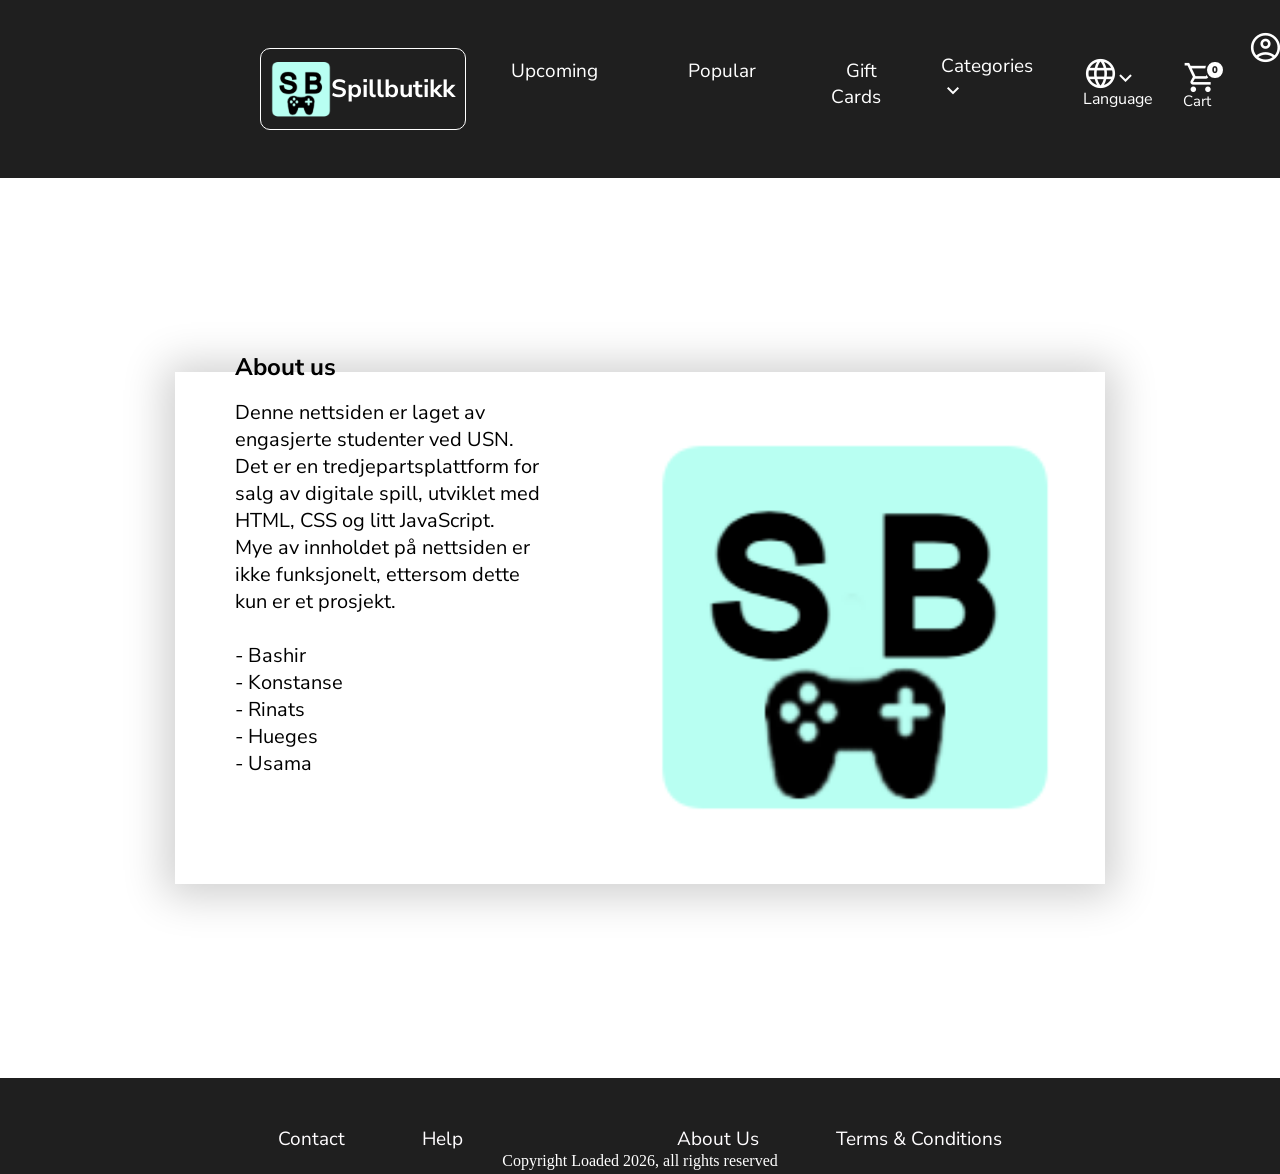
<file: AboutUs.html>
<!DOCTYPE html>
<html lang="en">
    <head>
        <meta charset="utf-8">
        <meta name="viewport" content="width="device-width, initial-scale=1.0">
        <title>Spillbutikk.com - About Us</title>
        <link rel="stylesheet" href="AboutUs.css">
        <link rel="stylesheet" href="https://fonts.googleapis.com/css2?family=Material+Symbols+Outlined:opsz,wght,FILL,GRAD@20..48,100..700,0..1,-50..200&" />
    </head>
    <body>
    <header>
      <div class="TheHeader">
      <div id="LogoHeader">
        <a href="home.html"><h1><img src="FolderOfImages/Spillbutikk_Logo.png">Spillbutikk</h1></a>
      </div>
      <nav>
         <ul>
            <li><a href="upcoming.html">Upcoming</a></li>
            <li><a href="popular.html">Popular</a></li>
            <li><a href="giftcards.html">Gift Cards</a></li>
            <li id="Dropdown1">Categories<span class="material-symbols-outlined">keyboard_arrow_down</span></li>
         </ul>
         <div class="IconsLogos">
            <span class="material-symbols-outlined" id="Dropdown2">language<span class="material-symbols-outlined" id="DropdownSymbol">keyboard_arrow_down</span><p id="LanguageText">Language</p></span>
            <a href="RegisterB4Checkout.html"><span id="CartNumber">0</span><span class="material-symbols-outlined">shopping_cart</span><p id="CartText">Cart</p></a>
            <a href="RegisterAccount.html" id="profile"><span class="material-symbols-outlined">account_circle</span><p>&nbsp; Sign in or register your account</p></a>         
         </div>
      </nav>
      </div>
   </header>

   <main>
      <div class="TheContent">
         <div class="TheSmallPage">
            <div id="Text2">
               <h2>About us</h2>
               <p>Denne nettsiden er laget av engasjerte studenter ved USN. <br> Det er en tredjepartsplattform for salg av digitale spill, utviklet med HTML, CSS og litt JavaScript. <br> Mye av innholdet på nettsiden er ikke funksjonelt, ettersom dette kun er et prosjekt.
                  <br><br>
                  - Bashir
                  <br>
                  - Konstanse
                  <br>
                  - Rinats
                  <br>
                  - Hueges
                  <br>
                  - Usama
               </p>
            </div>
            <div id="Logo2">
               <img src="FolderOfImages/Spillbutikk_Logo.png" alt="">
            </div>
         </div>
      </div>
   </main>

   <footer>
      <div class="TheFooter">
         <nav>
            <ul>
               <div id="ContactAndHelp">
                  <li><a href="Contact.html">Contact</a></li>
                  <li><a href="Help.html">Help</a></li>
               </div>
               <div id="AboutAndTerms">
                  <li><a href="AboutUs.html">About Us</a></li>
                  <li><a href="TermsAndConditions.html">Terms & Conditions</a></li>
               </div>
            </ul>
            <p id="CR26">Copyright Loaded 2026, all rights reserved</p>
         </nav>
      </div>
   </footer>
    </body>
</html>
</file>
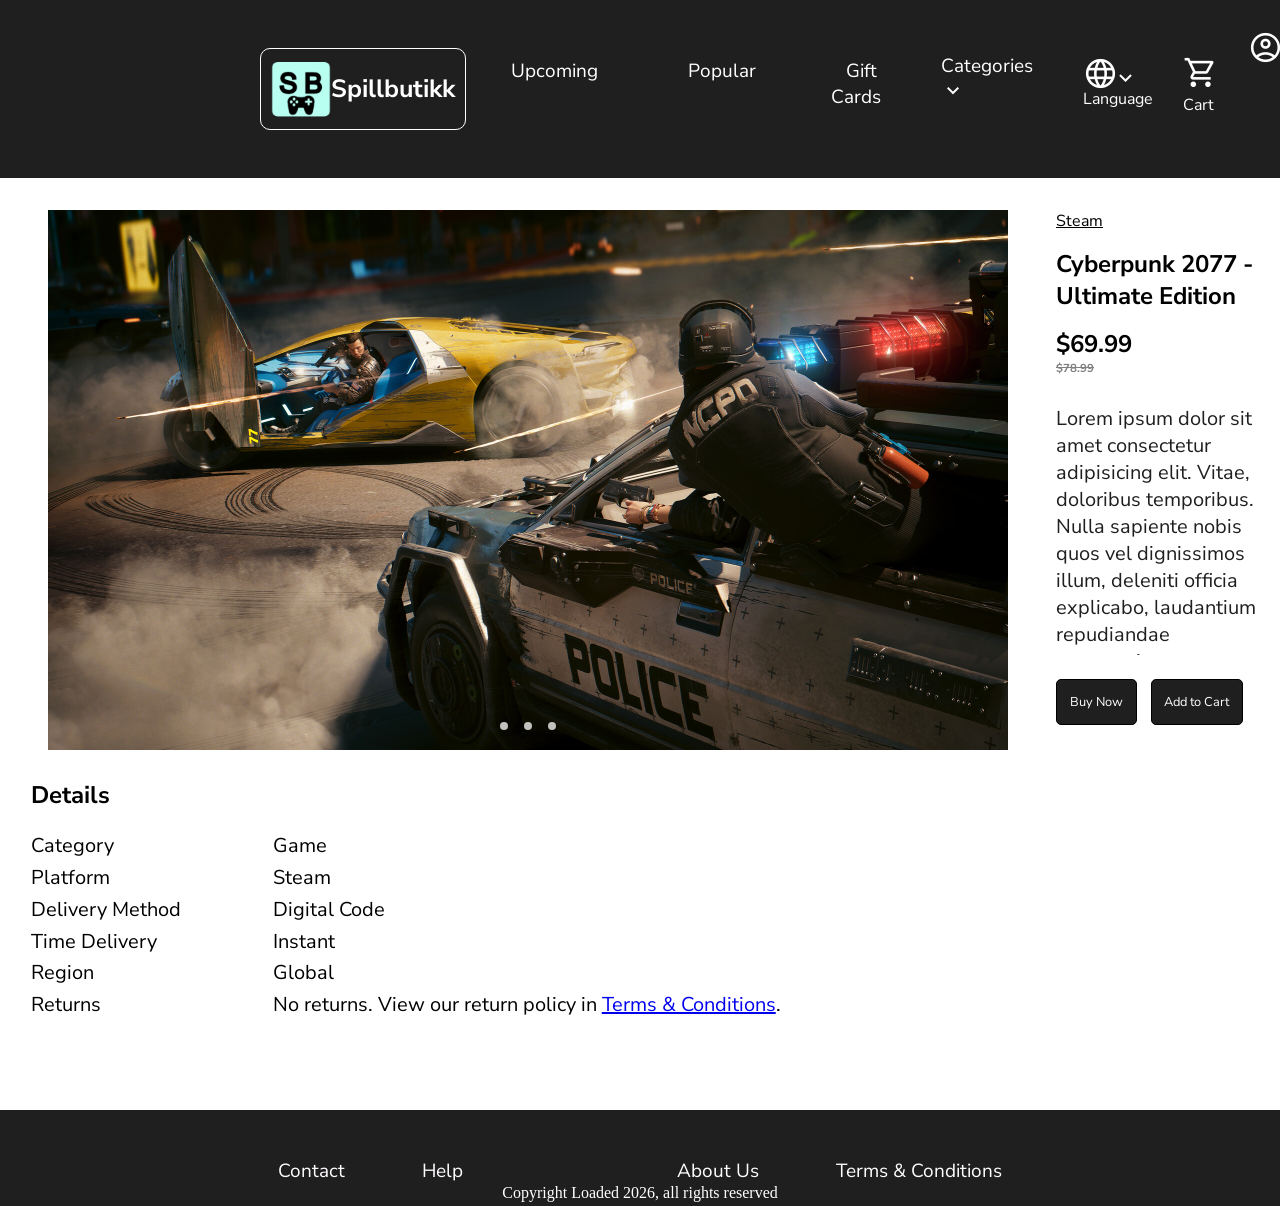
<file: Cyberpunk.html>
<!DOCTYPE html>
<html lang="en">
<head>
    <meta charset="UTF-8">
    <meta name="viewport" content="width=device-width, initial-scale=1.0">
    <title>Spillbutikk.com - Cyberpunk 2077</title>
    <link rel="stylesheet" href="MainGamesDesign.css">
   <link rel="stylesheet" href="https://fonts.googleapis.com/css2?family=Material+Symbols+Outlined:opsz,wght,FILL,GRAD@20..48,100..700,0..1,-50..200&" />
</head>
<body>
    <header>
      <div class="TheHeader">
      <div id="LogoHeader">
        <a href="home.html"><h1><img src="FolderOfImages/Spillbutikk_Logo.png">Spillbutikk</h1></a>
      </div>
      <nav>
         <ul>
            <li><a href="upcoming.html">Upcoming</a></li>
            <li><a href="popular.html">Popular</a></li>
            <li><a href="giftcards.html">Gift Cards</a></li>
            <li id="Dropdown1">Categories<span class="material-symbols-outlined">keyboard_arrow_down</span></li>
         </ul>
         <div class="IconsLogos">
            <span class="material-symbols-outlined" id="Dropdown2">language<span class="material-symbols-outlined" id="DropdownSymbol">keyboard_arrow_down</span><p id="LanguageText">Language</p></span>
            <a href="cart.html"><span class="material-symbols-outlined">shopping_cart</span><p id="CartText">Cart</p></a>
            <a href="register.html" id="profile"><span class="material-symbols-outlined">account_circle</span><p>&nbsp; Sign in or register your account</p></a>         
         </div>
      </nav>
      </div>
   </header>

   <main>
    <section class="TheGamePage">

            <div class="ImageContent">
                <div class="Images">
                    <img src="/FolderOfImages/CyberpunkCover1.jpg" id="Slide-1">
                    <img src="/FolderOfImages/CyberpunkCover2.jpg" id="Slide-2">
                    <img src="/FolderOfImages/CyberpunkCover3.jpg" id="Slide-3">
                </div>
                <div class="ImageSlider-Nav">
                    <a href="#Slide-1"></a>
                    <a href="#Slide-2"></a>
                    <a href="#Slide-3"></a>
                </div>
            </div>

        <div class="GameContent">
            <a href="">Steam</a>
            <h1>Cyberpunk 2077 - Ultimate Edition</h1>
            <h2>$69.99</h2><h3>$78.99</h3>
            <p>Lorem ipsum dolor sit amet consectetur adipisicing elit. Vitae, doloribus temporibus. Nulla sapiente nobis quos vel dignissimos illum, deleniti officia explicabo, laudantium repudiandae praesentium laboriosam quisquam ipsa culpa cupiditate similique.Lorem ipsum dolor sit amet, consectetur adipisicing elit. Quis rerum esse veritatis et deserunt consequatur repellendus tenetur autem pariatur ipsam ea dignissimos reprehenderit expedita nisi, quaerat provident hic voluptatum. Aut!lorem ipsum dolor sit amet, consectetur adipiscing elit. Sed do eiusmod tempor incididunt ut labore et dolore magna aliqua. Lorem ipsum dolor sit amet consectetur adipisicing elit. Non, fugit nesciunt. Nesciunt, dolorum ipsam voluptatibus totam amet tempora sed asperiores dignissimos quos architecto quidem corporis eos, nihil est dolor illo! Lorem ipsum dolor sit amet, consectetur adipisicing elit. Nam optio culpa aut facere expedita quia ducimus nesciunt possimus quo eum aliquid reprehenderit eos, tenetur perferendis? Cupiditate blanditiis minus accusamus impedit!</p>
            <div class="Buttons">
                 <a href="#"><button id="BuyNow">Buy Now</button></a>
                 <button id="AddToCart">Add to Cart</button>
            </div>
        </div>
    </section>

     <div class="GameDetails">
      <h2>Details</h2>
      <div class="Sides">

         <div class="Side1">
            <ul>
               <li>Category</li>
               <li>Platform</li>
               <li>Delivery Method</li>
               <li>Time Delivery</li>
               <li>Region</li>
               <li>Returns</li>
            </ul>
         </div>

         <div class="Side2">
            <ul>
               <li>Game</li>
               <li>Steam</li>
               <li>Digital Code</li>
               <li>Instant</li>
               <li>Global</li>
               <li>No returns. View our return policy in <a href="TermsAndConditions.html">Terms & Conditions</a>.</li>
            </ul>
         </div>

      </div>
      </div>
   </main>

    <footer>
      <div class="TheFooter">
         <nav>
            <ul>
               <div id="ContactAndHelp">
                  <li><a href="Contact.html">Contact</a></li>
                  <li><a href="Help.html">Help</a></li>
               </div>
               <div id="AboutAndTerms">
                  <li><a href="AboutUs.html">About Us</a></li>
                  <li><a href="TermsAndConditions.html">Terms & Conditions</a></li>
               </div>
            </ul>
            <p id="COPYRIGHT26">Copyright Loaded 2026, all rights reserved</p>
         </nav>
      </div>
   </footer>
</body>
</html>
</file>
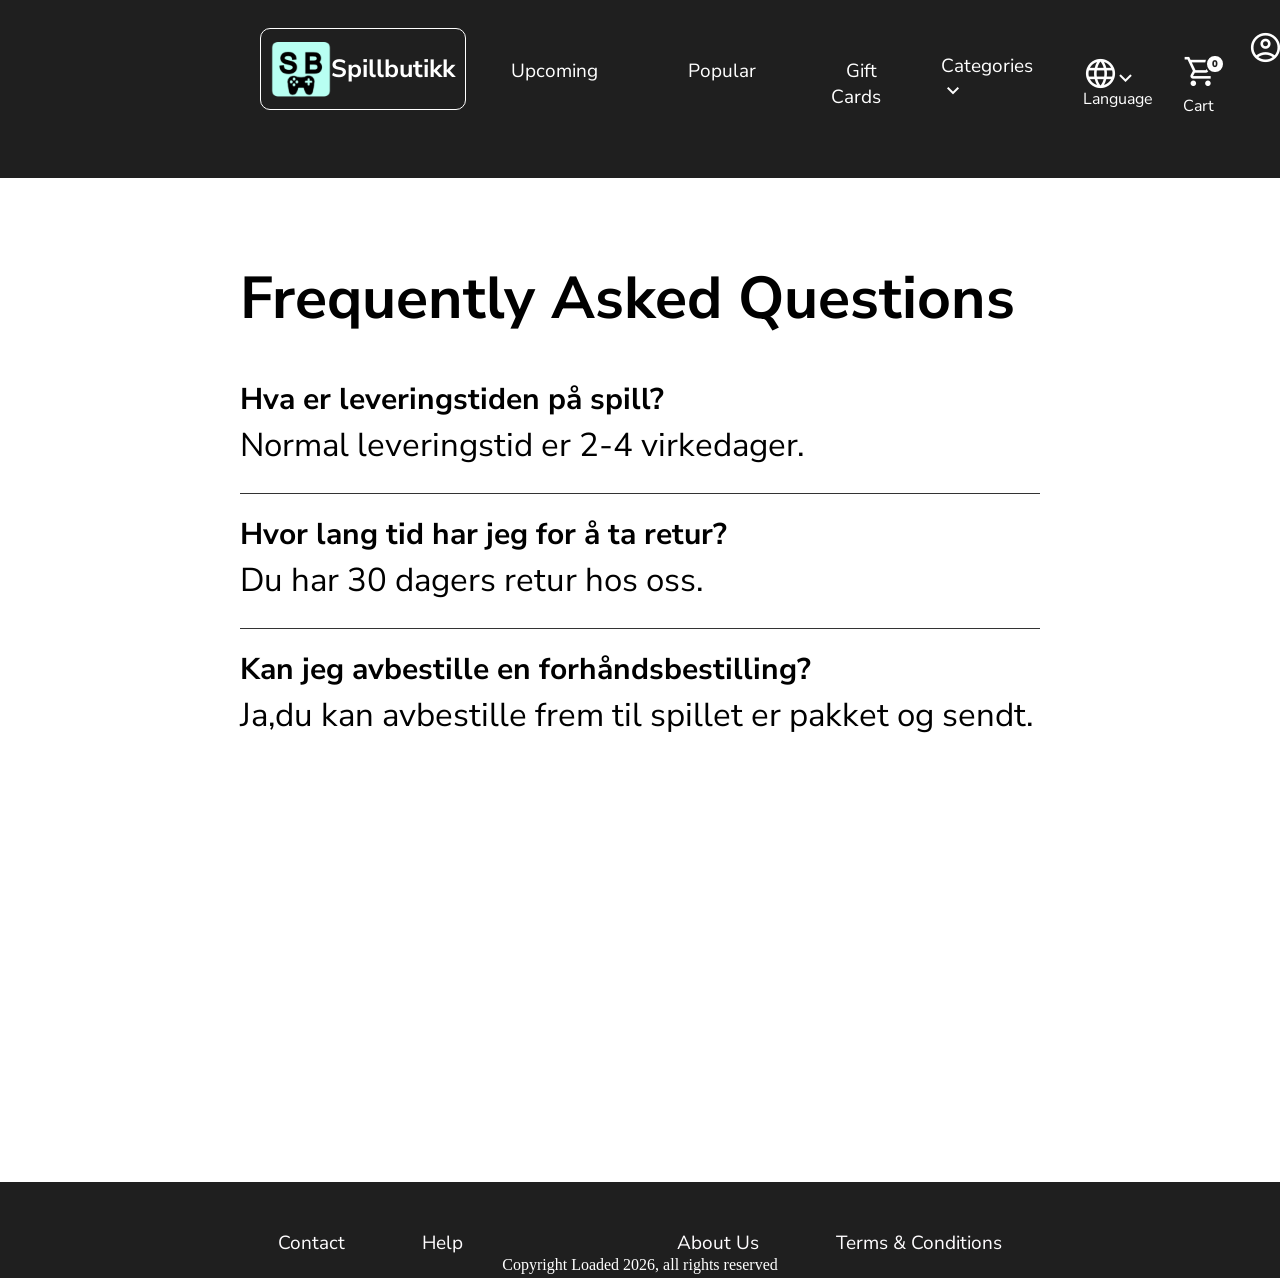
<file: Faq.html>
<!DOCTYPE html>
<html lang='no'>
<head>
<meta charset='UTF-8'/>
<meta name="viewport" content="width=device,initial-scale=1.0">
<title>Spillbutikk.com - Frequently Asked Questions</title>
<link rel="stylesheet" href="Faq.css">
<link rel="stylesheet" href="style.css">
<link rel="stylesheet" href="https://fonts.googleapis.com/css2?family=Material+Symbols+Outlined:opsz,wght,FILL,GRAD@20..48,100..700,0..1,-50..200&" />
</head>
<body>

    <header>
      <div class="TheHeader">
      <div id="LogoHeader">
        <a href="home.html"><h1><img src="FolderOfImages/Spillbutikk_Logo.png">Spillbutikk</h1></a>
      </div>
      <nav>
         <ul>
            <li><a href="upcoming.html">Upcoming</a></li>
            <li><a href="popular.html">Popular</a></li>
            <li><a href="giftcards.html">Gift Cards</a></li>
            <li id="Dropdown1">Categories<span class="material-symbols-outlined">keyboard_arrow_down</span></li>
         </ul>
         <div class="IconsLogos">
            <div onclick="selectLanguage()" class="LanguageContent">
               <span class="material-symbols-outlined" id="Dropdown2">language<span class="material-symbols-outlined" id="DropdownSymbol">keyboard_arrow_down</span><p id="LanguageText">Language</p></span>
               <div class="LanguageBars">
                  <ul class="SpecializedList">
                     <li id="LanguageUS">US</li>
                     <li id="LanguageNO">NO</li>
                  </ul>
               </div>
            </div>
            <a href="RegisterB4Checkout.html"><span id="CartNumber">0</span><span class="material-symbols-outlined">shopping_cart</span><p id="CartText">Cart</p></a>
            <a href="RegisterAccount.html" id="profile"><span class="material-symbols-outlined">account_circle</span><p>&nbsp; Sign in or register your account</p></a>         
         </div>
      </nav>
      </div>
   </header>

<div class="wrapper">
    <h1>Frequently Asked Questions</h1>

    <h3>Hva er leveringstiden på spill?</h3>
    <p>Normal leveringstid er 2-4 virkedager.</p>

    <h3>Hvor lang tid har jeg for å ta retur?</h3>
    <p>Du har 30 dagers retur hos oss.</p>

    <h3>Kan jeg avbestille en forhåndsbestilling?</h3>
    <p>Ja,du kan avbestille frem til spillet er pakket og sendt.</p>

</div>
<div id="BigSpacing"></div>

  <footer>
      <div class="TheFooter">
         <nav>
            <ul>
               <div id="ContactAndHelp">
                  <li><a href="Contact.html">Contact</a></li>
                  <li><a href="Help.html">Help</a></li>
               </div>
               <div id="AboutAndTerms">
                  <li><a href="AboutUs.html">About Us</a></li>
                  <li><a href="TermsAndConditions.html">Terms & Conditions</a></li>
               </div>
            </ul>
            <p id="COPYRIGHT26">Copyright Loaded 2026, all rights reserved</p>
         </nav>
      </div>
   </footer>
</body>
</file>
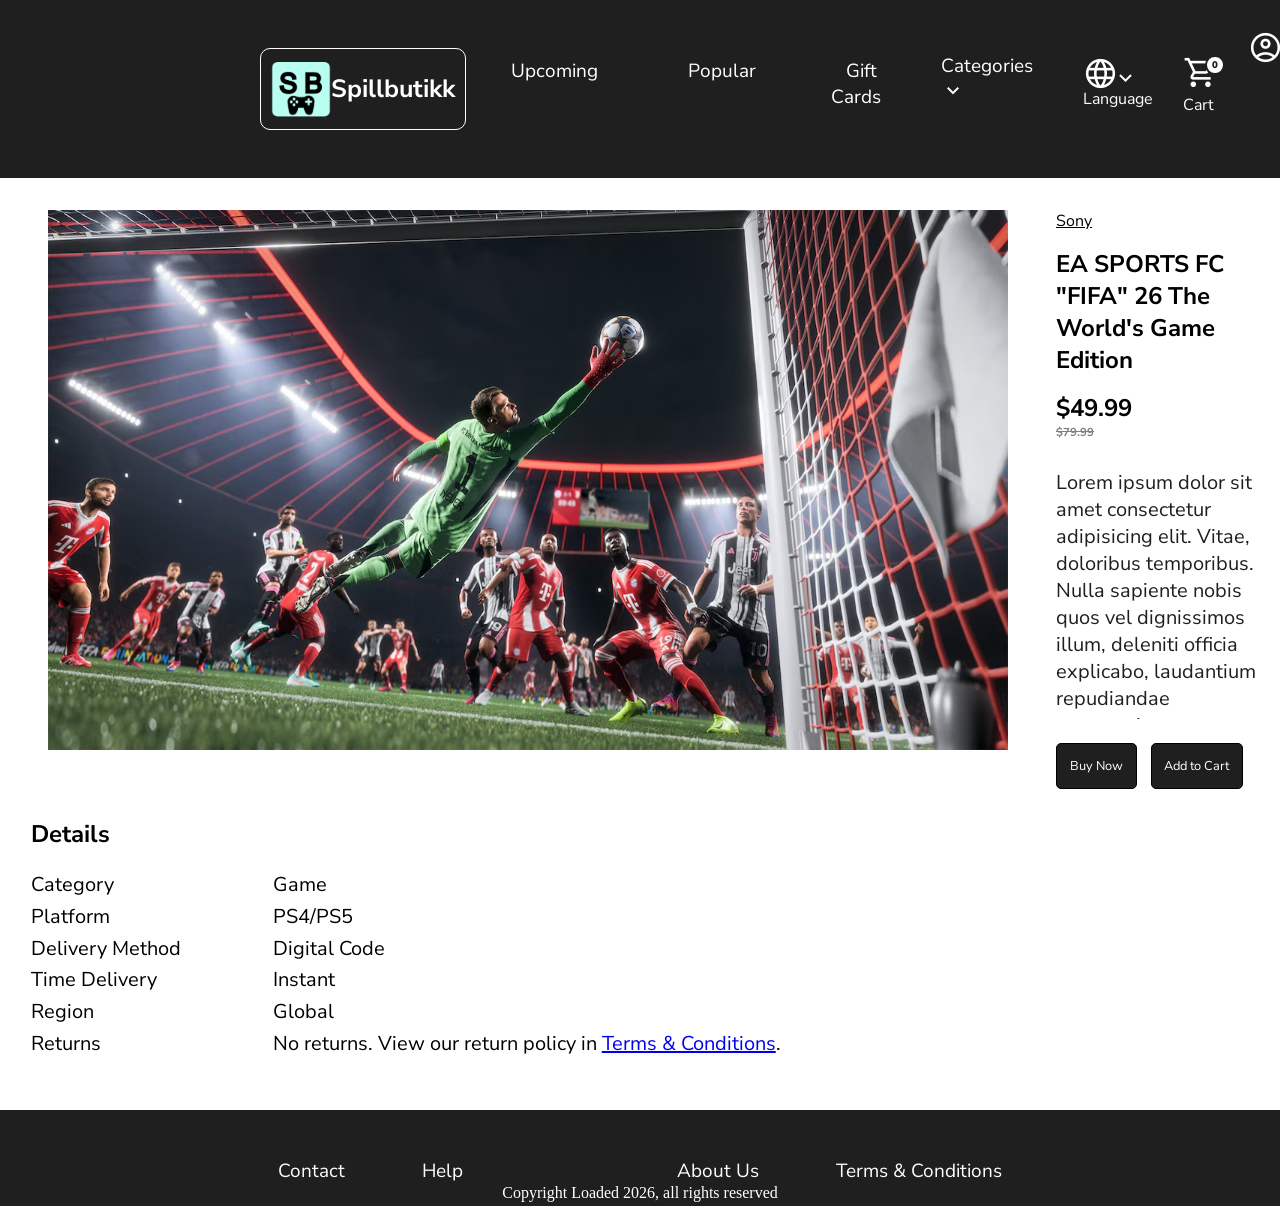
<file: FC26.html>
<!DOCTYPE html>
<html lang="en">
<head>
    <meta charset="UTF-8">
    <meta name="viewport" content="width=device-width, initial-scale=1.0">
    <title>Spillbutikk.com - FIFA 26</title>
    <script src="index.js"></script>
    <link rel="stylesheet" href="MainGamesDesign.css">
   <link rel="stylesheet" href="https://fonts.googleapis.com/css2?family=Material+Symbols+Outlined:opsz,wght,FILL,GRAD@20..48,100..700,0..1,-50..200&" />
</head>
<body>
    <header>
      <div class="TheHeader">
      <div id="LogoHeader">
        <a href="home.html"><h1><img src="FolderOfImages/Spillbutikk_Logo.png">Spillbutikk</h1></a>
      </div>
      <nav>
         <ul>
            <li><a href="upcoming.html">Upcoming</a></li>
            <li><a href="popular.html">Popular</a></li>
            <li><a href="giftcards.html">Gift Cards</a></li>
            <li id="Dropdown1">Categories<span class="material-symbols-outlined">keyboard_arrow_down</span></li>
         </ul>
         <div class="IconsLogos">
            <span class="material-symbols-outlined" id="Dropdown2">language<span class="material-symbols-outlined" id="DropdownSymbol">keyboard_arrow_down</span><p id="LanguageText">Language</p></span>
            <a href="RegisterB4Checkout.html"><span id="CartNumber">0</span><span class="material-symbols-outlined">shopping_cart</span><p id="CartText">Cart</p></a>
            <a href="RegisterAccount.html" id="profile"><span class="material-symbols-outlined">account_circle</span><p>&nbsp; Sign in or register your account</p></a>         
         </div>
      </nav>
      </div>
   </header>

   <main>
    <section class="TheGamePage">

            <div class="ImageContent">
                <div class="Images">
                    <img src="/FolderOfImages/FC26Cover1" id="Slide-1">
                    <img src="/FolderOfImages/FC26Cover2" id="Slide-2">
                    <img src="/FolderOfImages/FC26Cover3" id="Slide-3">
                </div>
                <div class="ImageSlider-Nav">
                    <a href="#Slide-1"></a>
                    <a href="#Slide-2"></a>
                    <a href="#Slide-3"></a>
                </div>
            </div>

        <div class="GameContent">
            <a href="">Sony</a>
            <h1>EA SPORTS FC "FIFA" 26 The World's Game Edition</h1>
            <h2>$49.99</h2><h3>$79.99</h3>
            <p>Lorem ipsum dolor sit amet consectetur adipisicing elit. Vitae, doloribus temporibus. Nulla sapiente nobis quos vel dignissimos illum, deleniti officia explicabo, laudantium repudiandae praesentium laboriosam quisquam ipsa culpa cupiditate similique.Lorem ipsum dolor sit amet, consectetur adipisicing elit. Quis rerum esse veritatis et deserunt consequatur repellendus tenetur autem pariatur ipsam ea dignissimos reprehenderit expedita nisi, quaerat provident hic voluptatum. Aut!lorem ipsum dolor sit amet, consectetur adipiscing elit. Sed do eiusmod tempor incididunt ut labore et dolore magna aliqua. Lorem ipsum dolor sit amet consectetur adipisicing elit. Non, fugit nesciunt. Nesciunt, dolorum ipsam voluptatibus totam amet tempora sed asperiores dignissimos quos architecto quidem corporis eos, nihil est dolor illo! Lorem ipsum dolor sit amet, consectetur adipisicing elit. Nam optio culpa aut facere expedita quia ducimus nesciunt possimus quo eum aliquid reprehenderit eos, tenetur perferendis? Cupiditate blanditiis minus accusamus impedit!</p>
            <div class="Buttons">
                 <a href="#"><button id="BuyNow">Buy Now</button></a>
                 <button onclick="addToCart(1)" id="AddToCart">Add to Cart</button>
            </div>
        </div>
    </section>

     <div class="GameDetails">
      <h2>Details</h2>
      <div class="Sides">

         <div class="Side1">
            <ul>
               <li>Category</li>
               <li>Platform</li>
               <li>Delivery Method</li>
               <li>Time Delivery</li>
               <li>Region</li>
               <li>Returns</li>
            </ul>
         </div>

         <div class="Side2">
            <ul>
               <li>Game</li>
               <li>PS4/PS5</li>
               <li>Digital Code</li>
               <li>Instant</li>
               <li>Global</li>
               <li>No returns. View our return policy in <a href="TermsAndConditions.html">Terms & Conditions</a>.</li>
            </ul>
         </div>

      </div>
      </div>
   </main>

    <footer>
      <div class="TheFooter">
         <nav>
            <ul>
               <div id="ContactAndHelp">
                  <li><a href="Contact.html">Contact</a></li>
                  <li><a href="Help.html">Help</a></li>
               </div>
               <div id="AboutAndTerms">
                  <li><a href="AboutUs.html">About Us</a></li>
                  <li><a href="TermsAndConditions.html">Terms & Conditions</a></li>
               </div>
            </ul>
            <p id="COPYRIGHT26">Copyright Loaded 2026, all rights reserved</p>
         </nav>
      </div>
   </footer>
</body>
</html>
</file>
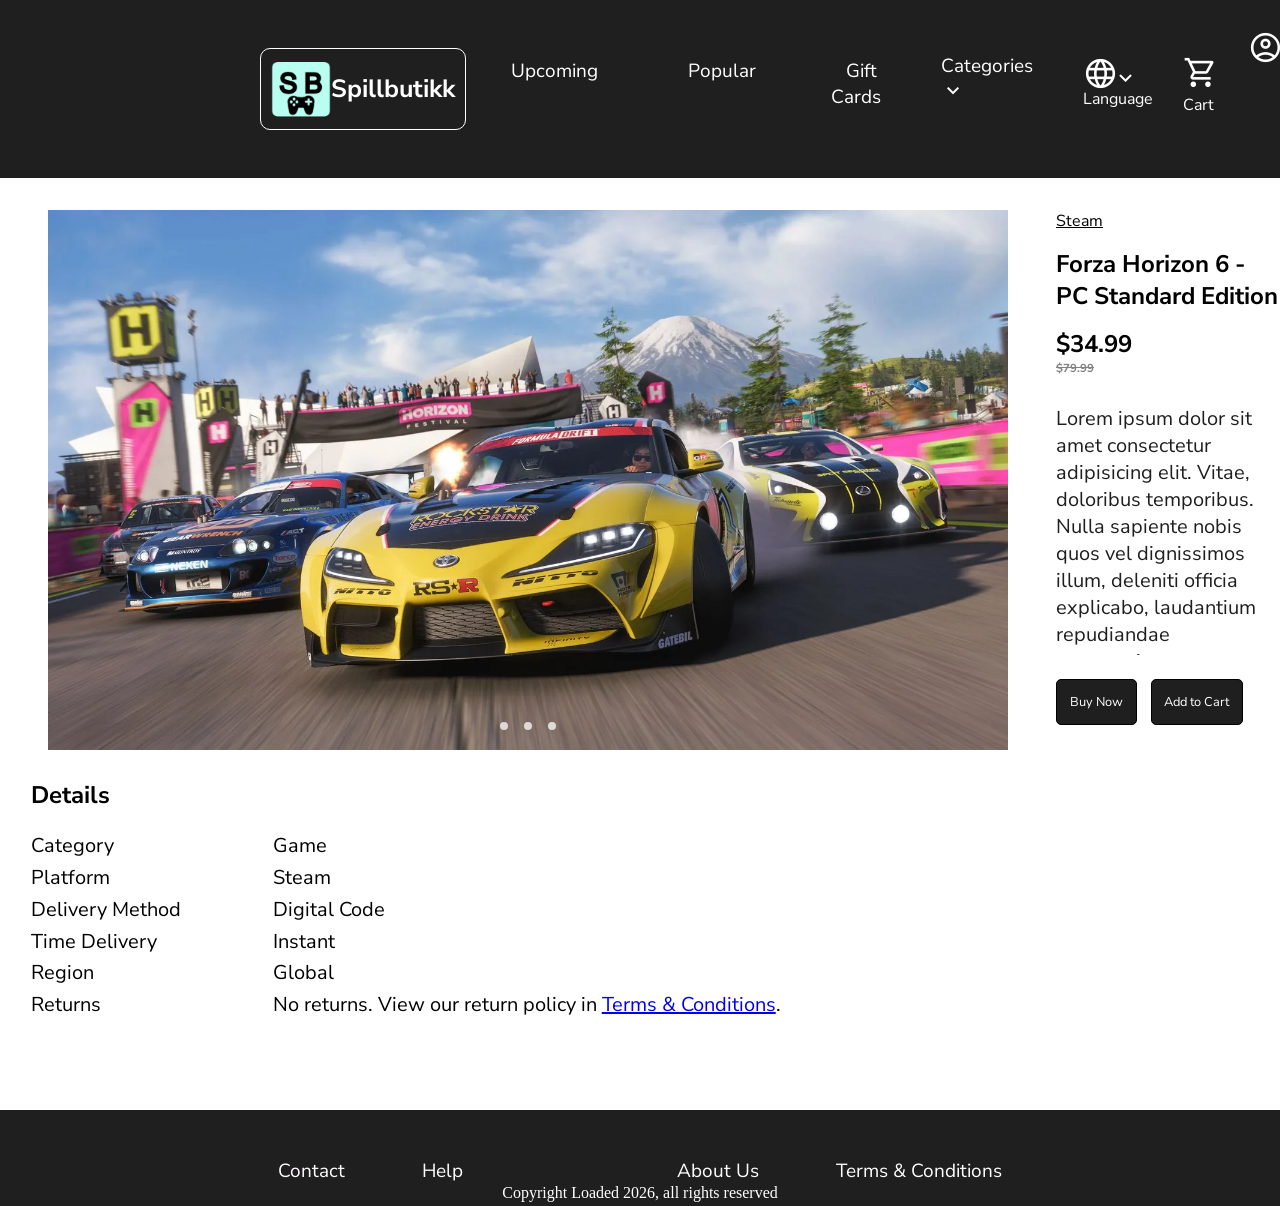
<file: Forza6.html>
<!DOCTYPE html>
<html lang="en">
<head>
    <meta charset="UTF-8">
    <meta name="viewport" content="width=device-width, initial-scale=1.0">
    <title>Spillbutikk.com - Forza Horizon 6</title>
    <link rel="stylesheet" href="MainGamesDesign.css">
   <link rel="stylesheet" href="https://fonts.googleapis.com/css2?family=Material+Symbols+Outlined:opsz,wght,FILL,GRAD@20..48,100..700,0..1,-50..200&" />
</head>
<body>
    <header>
      <div class="TheHeader">
      <div id="LogoHeader">
        <a href="home.html"><h1><img src="FolderOfImages/Spillbutikk_Logo.png">Spillbutikk</h1></a>
      </div>
      <nav>
         <ul>
            <li><a href="upcoming.html">Upcoming</a></li>
            <li><a href="popular.html">Popular</a></li>
            <li><a href="giftcards.html">Gift Cards</a></li>
            <li id="Dropdown1">Categories<span class="material-symbols-outlined">keyboard_arrow_down</span></li>
         </ul>
         <div class="IconsLogos">
            <span class="material-symbols-outlined" id="Dropdown2">language<span class="material-symbols-outlined" id="DropdownSymbol">keyboard_arrow_down</span><p id="LanguageText">Language</p></span>
            <a href="cart.html"><span class="material-symbols-outlined">shopping_cart</span><p id="CartText">Cart</p></a>
            <a href="register.html" id="profile"><span class="material-symbols-outlined">account_circle</span><p>&nbsp; Sign in or register your account</p></a>         
         </div>
      </nav>
      </div>
   </header>

   <main>
    <section class="TheGamePage">

            <div class="ImageContent">
                <div class="Images">
                    <img src="/FolderOfImages/ForzaCover1.jpg" id="Slide-1">
                    <img src="/FolderOfImages/ForzaCover2.jpg" id="Slide-2">
                    <img src="/FolderOfImages/ForzaCover3.jpg" id="Slide-3">
                </div>
                <div class="ImageSlider-Nav">
                    <a href="#Slide-1"></a>
                    <a href="#Slide-2"></a>
                    <a href="#Slide-3"></a>
                </div>
            </div>

        <div class="GameContent">
            <a href="">Steam</a>
            <h1>Forza Horizon 6 - PC Standard Edition</h1>
            <h2>$34.99</h2><h3>$79.99</h3>
            <p>Lorem ipsum dolor sit amet consectetur adipisicing elit. Vitae, doloribus temporibus. Nulla sapiente nobis quos vel dignissimos illum, deleniti officia explicabo, laudantium repudiandae praesentium laboriosam quisquam ipsa culpa cupiditate similique.Lorem ipsum dolor sit amet, consectetur adipisicing elit. Quis rerum esse veritatis et deserunt consequatur repellendus tenetur autem pariatur ipsam ea dignissimos reprehenderit expedita nisi, quaerat provident hic voluptatum. Aut!lorem ipsum dolor sit amet, consectetur adipiscing elit. Sed do eiusmod tempor incididunt ut labore et dolore magna aliqua. Lorem ipsum dolor sit amet consectetur adipisicing elit. Non, fugit nesciunt. Nesciunt, dolorum ipsam voluptatibus totam amet tempora sed asperiores dignissimos quos architecto quidem corporis eos, nihil est dolor illo! Lorem ipsum dolor sit amet, consectetur adipisicing elit. Nam optio culpa aut facere expedita quia ducimus nesciunt possimus quo eum aliquid reprehenderit eos, tenetur perferendis? Cupiditate blanditiis minus accusamus impedit!</p>
            <div class="Buttons">
                 <a href="#"><button id="BuyNow">Buy Now</button></a>
                 <button id="AddToCart">Add to Cart</button>
            </div>
        </div>
    </section>

     <div class="GameDetails">
      <h2>Details</h2>
      <div class="Sides">

         <div class="Side1">
            <ul>
               <li>Category</li>
               <li>Platform</li>
               <li>Delivery Method</li>
               <li>Time Delivery</li>
               <li>Region</li>
               <li>Returns</li>
            </ul>
         </div>

         <div class="Side2">
            <ul>
               <li>Game</li>
               <li>Steam</li>
               <li>Digital Code</li>
               <li>Instant</li>
               <li>Global</li>
               <li>No returns. View our return policy in <a href="TermsAndConditions.html">Terms & Conditions</a>.</li>
            </ul>
         </div>

      </div>
      </div>
   </main>

    <footer>
      <div class="TheFooter">
         <nav>
            <ul>
               <div id="ContactAndHelp">
                  <li><a href="Contact.html">Contact</a></li>
                  <li><a href="Help.html">Help</a></li>
               </div>
               <div id="AboutAndTerms">
                  <li><a href="AboutUs.html">About Us</a></li>
                  <li><a href="TermsAndConditions.html">Terms & Conditions</a></li>
               </div>
            </ul>
            <p id="COPYRIGHT26">Copyright Loaded 2026, all rights reserved</p>
         </nav>
      </div>
   </footer>
</body>
</html>
</file>
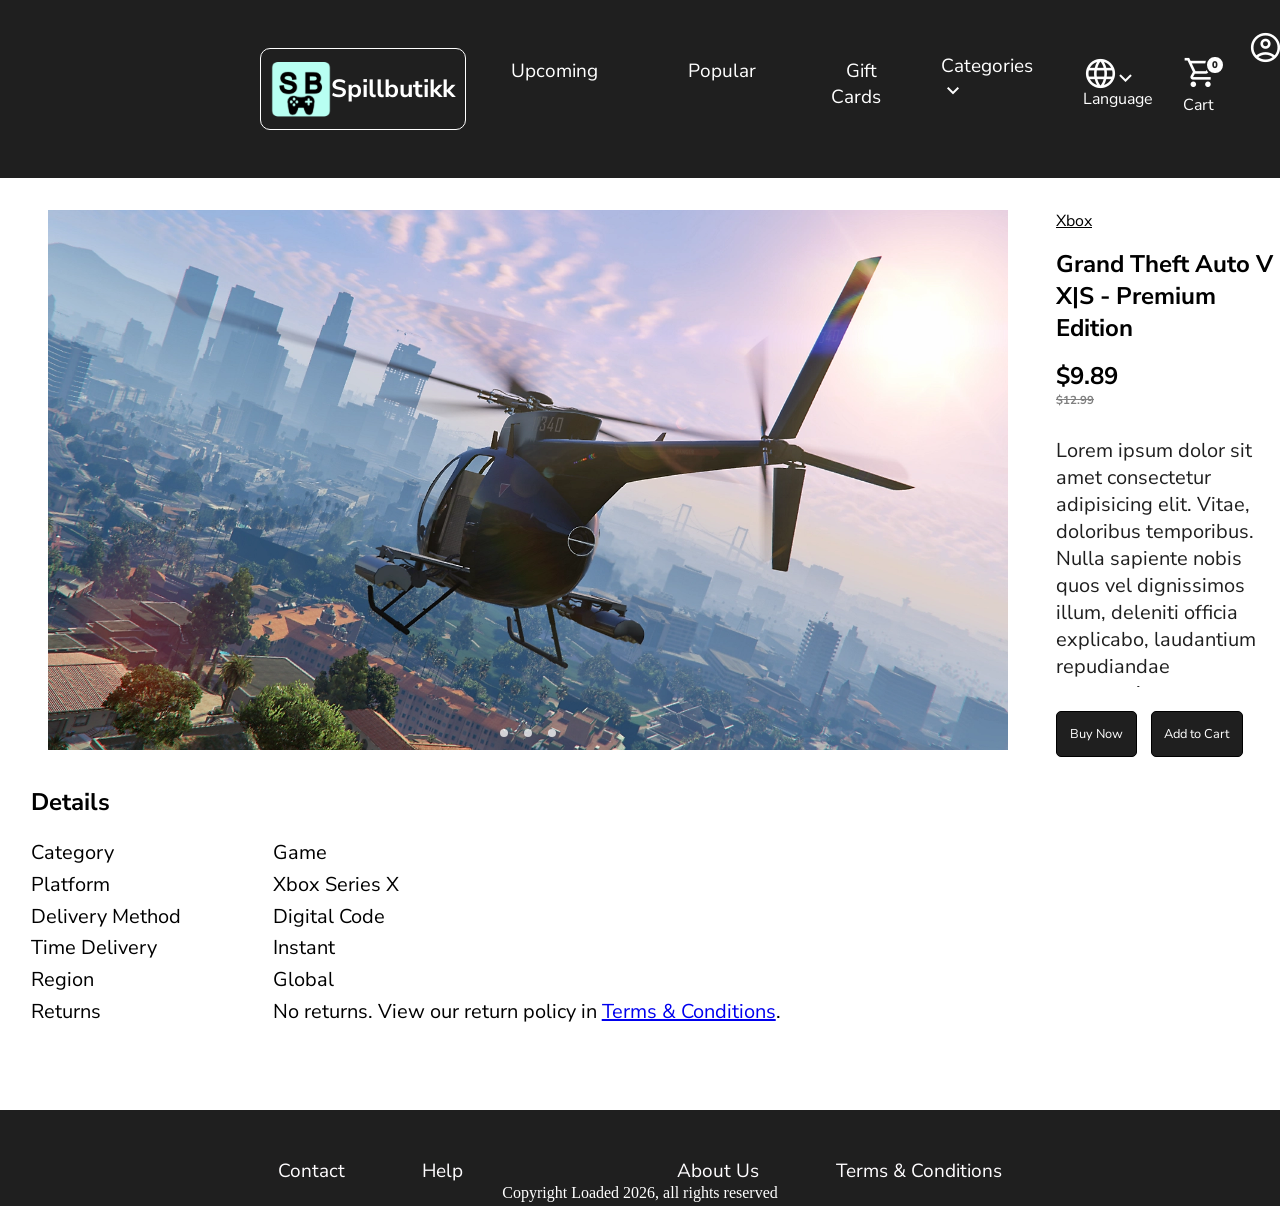
<file: GTA5.html>
<!DOCTYPE html>
<html lang="en">
<head>
    <meta charset="UTF-8">
    <meta name="viewport" content="width=device-width, initial-scale=1.0">
    <title>Spillbutikk.com - GTA V</title>
    <link rel="stylesheet" href="MainGamesDesign.css">
    <script src="index.js"></script>
    <link rel="stylesheet" href="https://fonts.googleapis.com/css2?family=Material+Symbols+Outlined:opsz,wght,FILL,GRAD@20..48,100..700,0..1,-50..200&" />
</head>
<body>
    <header>
      <div class="TheHeader">
      <div id="LogoHeader">
        <a href="home.html"><h1><img src="FolderOfImages/Spillbutikk_Logo.png">Spillbutikk</h1></a>
      </div>
      <nav>
         <ul>
            <li><a href="upcoming.html">Upcoming</a></li>
            <li><a href="popular.html">Popular</a></li>
            <li><a href="giftcards.html">Gift Cards</a></li>
            <li id="Dropdown1">Categories<span class="material-symbols-outlined">keyboard_arrow_down</span></li>
         </ul>
         <div class="IconsLogos">
            <span class="material-symbols-outlined" id="Dropdown2">language<span class="material-symbols-outlined" id="DropdownSymbol">keyboard_arrow_down</span><p id="LanguageText">Language</p></span>
            <a href="RegisterB4Checkout.html"><span id="CartNumber">0</span><span class="material-symbols-outlined">shopping_cart</span><p id="CartText">Cart</p></a>
            <a href="register.html" id="profile"><span class="material-symbols-outlined">account_circle</span><p>&nbsp; Sign in or register your account</p></a>         
         </div>
      </nav>
      </div>
   </header>

   <main>
    <section class="TheGamePage">

            <div class="ImageContent">
                <div class="Images">
                    <img src="/FolderOfImages/GTA5Cover1.jpg" id="Slide-1">
                    <img src="/FolderOfImages/GTA5Cover2.jpg" id="Slide-2">
                    <img src="/FolderOfImages/GTA5Cover3.jpg" id="Slide-3">
                </div>
                <div class="ImageSlider-Nav">
                    <a href="#Slide-1"></a>
                    <a href="#Slide-2"></a>
                    <a href="#Slide-3"></a>
                </div>
            </div>

        <div class="GameContent">
            <a href="">Xbox</a>
            <h1>Grand Theft Auto V X|S - Premium Edition</h1>
            <h2>$9.89</h2><h3>$12.99</h3>
            <p>Lorem ipsum dolor sit amet consectetur adipisicing elit. Vitae, doloribus temporibus. Nulla sapiente nobis quos vel dignissimos illum, deleniti officia explicabo, laudantium repudiandae praesentium laboriosam quisquam ipsa culpa cupiditate similique.Lorem ipsum dolor sit amet, consectetur adipisicing elit. Quis rerum esse veritatis et deserunt consequatur repellendus tenetur autem pariatur ipsam ea dignissimos reprehenderit expedita nisi, quaerat provident hic voluptatum. Aut!lorem ipsum dolor sit amet, consectetur adipiscing elit. Sed do eiusmod tempor incididunt ut labore et dolore magna aliqua. Lorem ipsum dolor sit amet consectetur adipisicing elit. Non, fugit nesciunt. Nesciunt, dolorum ipsam voluptatibus totam amet tempora sed asperiores dignissimos quos architecto quidem corporis eos, nihil est dolor illo! Lorem ipsum dolor sit amet, consectetur adipisicing elit. Nam optio culpa aut facere expedita quia ducimus nesciunt possimus quo eum aliquid reprehenderit eos, tenetur perferendis? Cupiditate blanditiis minus accusamus impedit!</p>
            <div class="Buttons">
                 <a href="#"><button id="BuyNow">Buy Now</button></a>
                 <button onclick="addToCart(1)" id="AddToCart">Add to Cart</button>
            </div>
        </div>
    </section>

     <div class="GameDetails">
      <h2>Details</h2>
      <div class="Sides">

         <div class="Side1">
            <ul>
               <li>Category</li>
               <li>Platform</li>
               <li>Delivery Method</li>
               <li>Time Delivery</li>
               <li>Region</li>
               <li>Returns</li>
            </ul>
         </div>

         <div class="Side2">
            <ul>
               <li>Game</li>
               <li>Xbox Series X</li>
               <li>Digital Code</li>
               <li>Instant</li>
               <li>Global</li>
               <li>No returns. View our return policy in <a href="TermsAndConditions.html">Terms & Conditions</a>.</li>
            </ul>
         </div>

      </div>
      </div>
   </main>

    <footer>
      <div class="TheFooter">
         <nav>
            <ul>
               <div id="ContactAndHelp">
                  <li><a href="Contact.html">Contact</a></li>
                  <li><a href="Help.html">Help</a></li>
               </div>
               <div id="AboutAndTerms">
                  <li><a href="AboutUs.html">About Us</a></li>
                  <li><a href="TermsAndConditions.html">Terms & Conditions</a></li>
               </div>
            </ul>
            <p id="COPYRIGHT26">Copyright Loaded 2026, all rights reserved</p>
         </nav>
      </div>
   </footer>
</body>
</html>
</file>
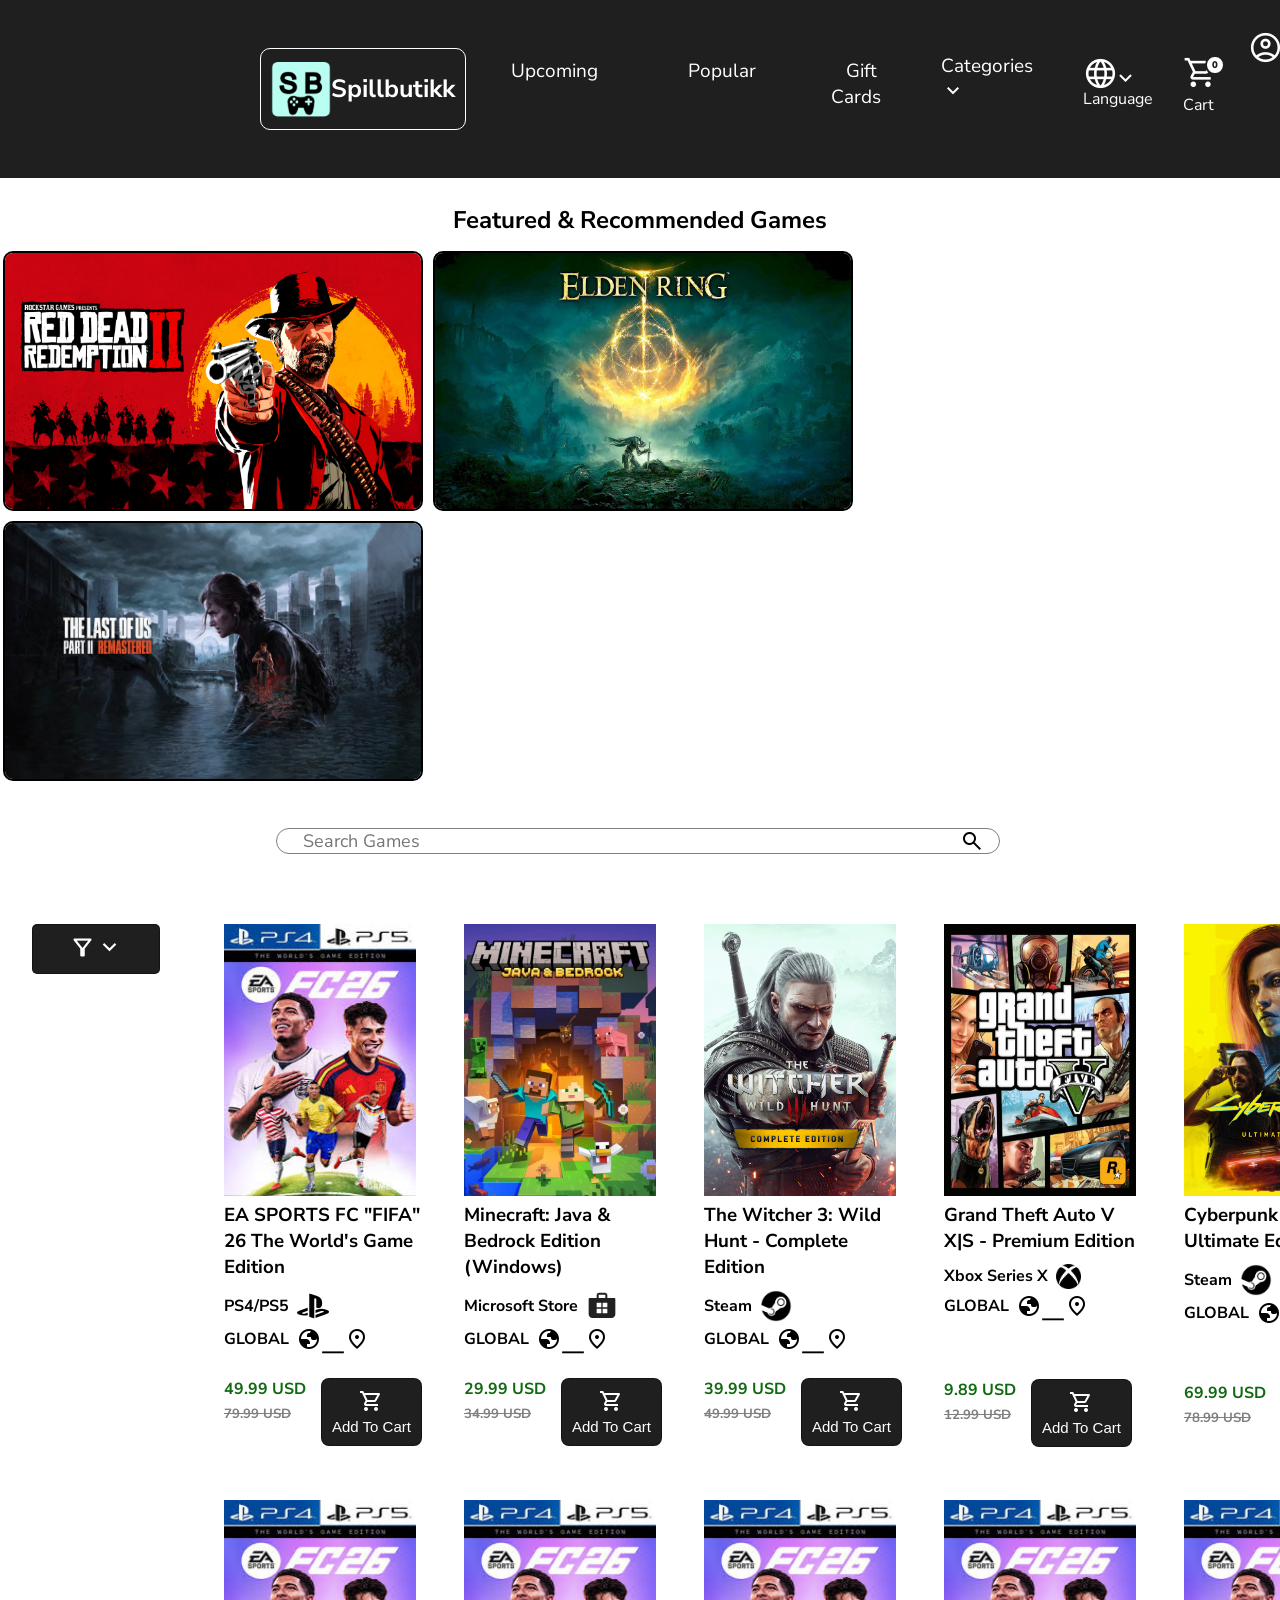
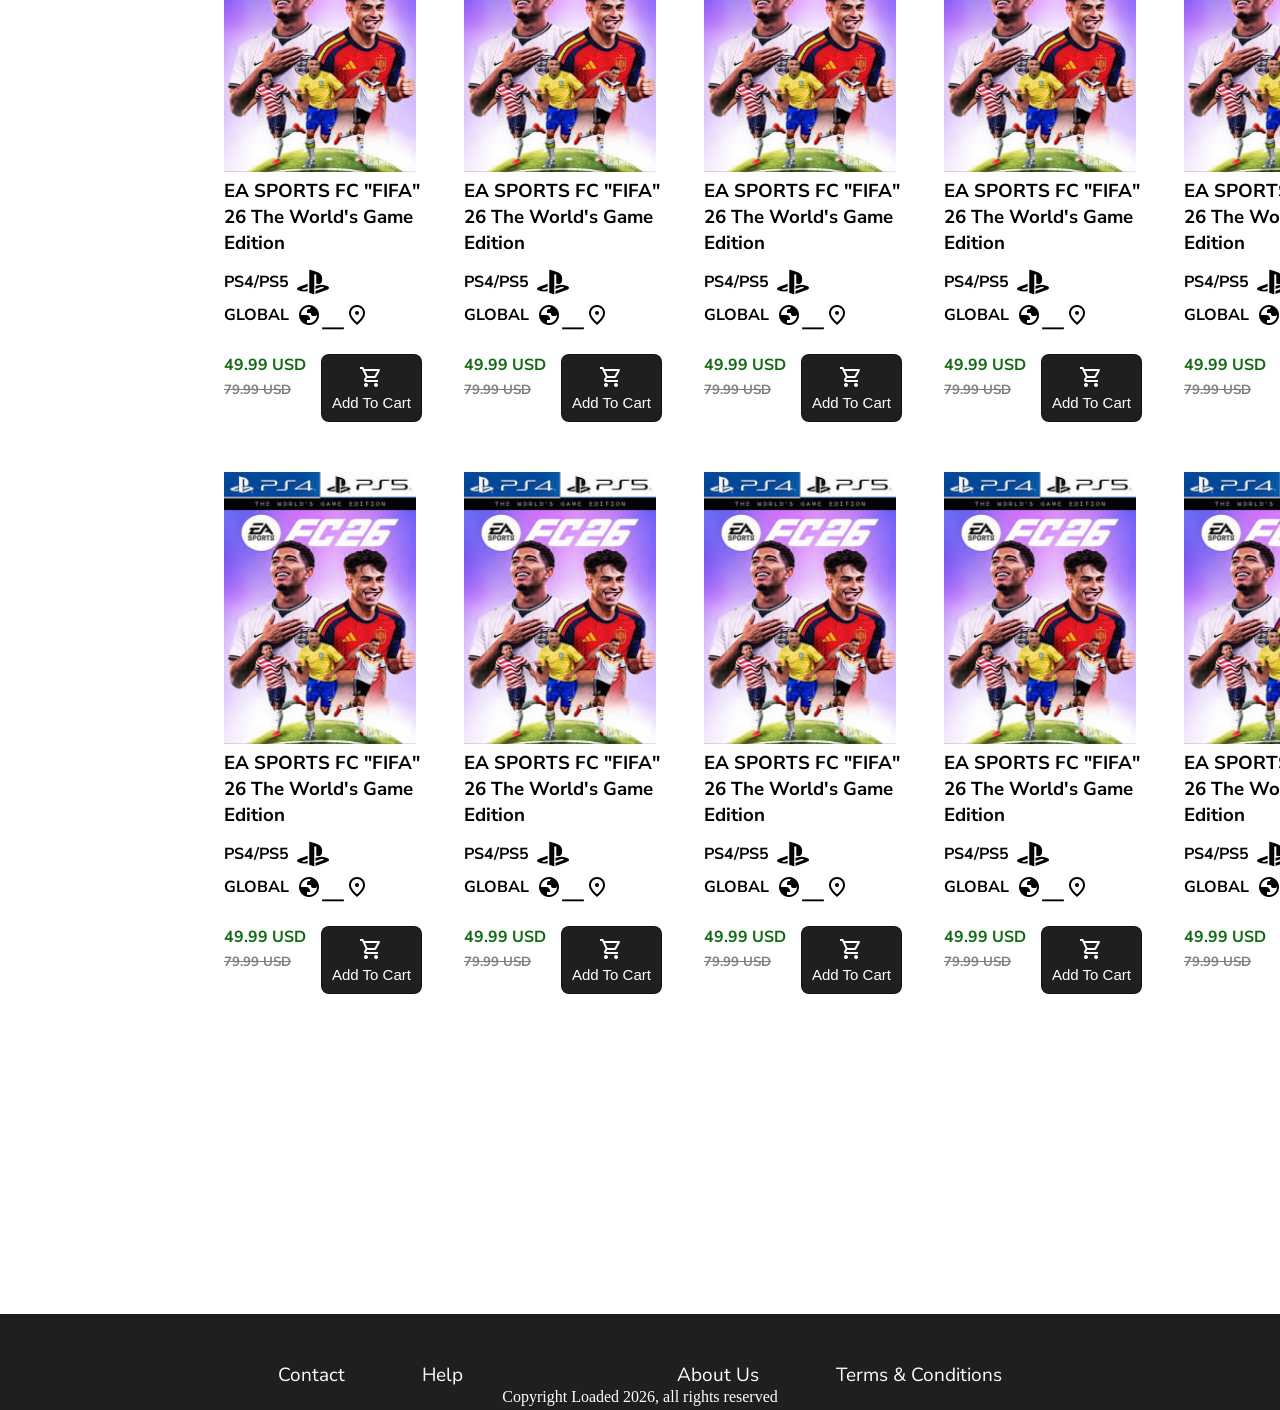
<file: home.html>
<!DOCTYPE html>
<html lang="en">
<head>
   <meta charset="UTF-8">
   <meta name="viewport" content="width=device-width, initial-scale=1.0">
   <title>Spillbutikk.com - Home</title>
   <link rel="stylesheet" href="style.css">
   <link rel="stylesheet" href="https://fonts.googleapis.com/css2?family=Material+Symbols+Outlined:opsz,wght,FILL,GRAD@20..48,100..700,0..1,-50..200&" />
   <script src="index.js"></script>
</head>
<body>
   <header>
      <div class="TheHeader">
      <div id="LogoHeader">
        <a href="home.html"><h1><img src="FolderOfImages/Spillbutikk_Logo.png">Spillbutikk</h1></a>
      </div>
      <nav>
         <ul>
            <li><a href="Upcoming.html">Upcoming</a></li>
            <li><a href="popular.html">Popular</a></li>
            <li><a href="giftcards.html">Gift Cards</a></li>
            <li id="Dropdown1">Categories<span class="material-symbols-outlined">keyboard_arrow_down</span></li>
         </ul>
         <div class="IconsLogos">
            <div onclick="selectLanguage()" class="LanguageContent">
               <span class="material-symbols-outlined" id="Dropdown2">language<span class="material-symbols-outlined" id="DropdownSymbol">keyboard_arrow_down</span><p id="LanguageText">Language</p></span>
               <div class="LanguageBars">
                  <ul class="SpecializedList">
                     <li id="LanguageUS">US</li>
                     <li id="LanguageNO">NO</li>
                  </ul>
               </div>
            </div>
            <a href="RegisterB4Checkout.html"><span id="CartNumber">0</span><span class="material-symbols-outlined">shopping_cart</span><p id="CartText">Cart</p></a>
            <a href="RegisterAccount.html" id="profile"><span class="material-symbols-outlined">account_circle</span><p>&nbsp; Sign in or register your account</p></a>         
         </div>
      </nav>
      </div>
   </header>

   <main>
      <div id="ImageCover">
         <div id="FeaturedText">
            <h2>Featured & Recommended Games</h2>
         </div>
         <a href="#"><img src="FolderOfImages/RDR2.jpg"></a>
         <a href="#"><img src="FolderOfImages/ER.jpg"></a>
         <a href="#"><img src="FolderOfImages/TLOU.jpg"></a>
      </div>
      
      <div id="Searcher">
         <input type="search" placeholder="Search Games" id="SearchBox" onkeyup="searchPost()">
         <span class="material-symbols-outlined">search</span>
      </div>
      
      <div class="GameNavigation">

       <div class="Filterer">
         <button onclick="myFunction()"><span class="material-symbols-outlined">filter_alt</span><span class="material-symbols-outlined">keyboard_arrow_down</span></button>
         <div class="InsideFilter">
            <h4>Price Range ($)</h4>
            <div id="PriceRange">
               <input type="text" id="MinimumPrice" placeholder="Min">
               <h5>To</h5>
               <input type="text" id="MaximumPrice" placeholder="Max">
            </div>

            <div class="PlatformFilter">
               <h4>Platform</h4>
               <ul>
                  <li><input type="checkbox" id="Playstation5"><label for="Playstation5">&nbsp; Playstation 5</label><img src="FolderOfImages/Playstation.png"></li>
                  <li><input type="checkbox" id="Playstation4"><label for="Playstation4">&nbsp; Playstation 4</label><img src="FolderOfImages/Playstation.png"></li>
                  <li><input type="checkbox" id="XboxSeriesX"><label for="XboxSeriesX">&nbsp; Xbox S. X</label><img src="FolderOfImages/xbox_logo_icon_144727.png"></li>
                  <li><input type="checkbox" id="XboxOne"><label for="XboxOne">&nbsp; Xbox One</label><img src="FolderOfImages/xbox_logo_icon_144727.png"></li>
                  <li><input type="checkbox" id="Steam"><label for="Steam">&nbsp; Steam</label><img src="FolderOfImages/steam-logo-black-transparent.png"></li>
                  <li><input type="checkbox" id="MicrosoftStore"><label for="MicrosoftStore">&nbsp; Microsoft S.</label><img src="FolderOfImages/store-microsoft.svg"></li>
               </ul>
            </div>

            <div class="Genre">
               <h4>Genre</h4>
               <ul>
                  <li><input type="checkbox" id="Action"><label for="Action">&nbsp; Action</label></li>
                  <li><input type="checkbox" id="Adventure"><label for="Adventure">&nbsp; Adventure</label></li>
                  <li><input type="checkbox" id="FPS"><label for="FPS">&nbsp; FPS</label></li>
                  <li><input type="checkbox" id="RPG"><label for="RPG">&nbsp; RPG</label></li>
                  <li><input type="checkbox" id="Racing"><label for="Racing">&nbsp; Racing</label></li>
                  <li><input type="checkbox" id="Sport"><label for="Sport">&nbsp; Sport</label></li>
                  <li><input type="checkbox" id="Survival"><label for="Survival">&nbsp; Survival</label></li>
                  <li><input type="checkbox" id="Simulation"><label for="Simulation">&nbsp; Simulation</label></li>
                  <li><input type="checkbox" id="SinglePlayer"><label for="SinglePlayer">&nbsp; Single Player</label></li>
                  <li><input type="checkbox" id="Multiplayer"><label for="Multiplayer">&nbsp; Multiplayer</label></li>
                  <li><input type="checkbox" id="TPS"><label for="TPS">&nbsp; TPS</label></li>
                  <li><input type="checkbox" id="Puzzle"><label for="Puzzle">&nbsp; Puzzle</label></li>
               </ul>
            </div>

         </div>
      </div>

      <div class="GamesBeforeSearch">
         <div id="NoResults">
            <p>No results have been found</p>
         </div>
         <div class="EditGamesUI">
            
            <div class="Game">
               <a href="FC26.html">
               <img src="FolderOfImages/FC26.jpg">
               <h3>EA SPORTS FC "FIFA" 26 The World's Game Edition</h3>
               <h4>PS4/PS5 &nbsp;<img src="FolderOfImages/Playstation.png" class="PlatformIcon"></h4>
               <h4>GLOBAL &nbsp;<span class="material-symbols-outlined">globe_location_pin</span></h4>
               <br>
               </a>
               <div class="PriceAndCart">
                  <div class="Prices">
                      <h4 style="color: rgb(16, 105, 16);">49.99 USD</h4>
                      <h5>79.99 USD</h5>
                  </div>
               <button onclick="addToCart(1)" class="AddToCart"><span class="material-symbols-outlined">shopping_cart</span><p class="CartText">Add To Cart</p></button>
               </div>
            </div>

            <div class="Game">
               <a href="Minecraft.html">
               <img src="FolderOfImages/MinecraftWindows.webp">
               <h3>Minecraft: Java & Bedrock Edition (Windows)</h3>
               <h4>Microsoft Store &nbsp;<img src="FolderOfImages/store-microsoft.svg" class="PlatformIcon"></h4>
               <h4>GLOBAL &nbsp;<span class="material-symbols-outlined">globe_location_pin</span></h4>
               <br>
               </a>
               <div class="PriceAndCart">
                  <div class="Prices">
                      <h4 style="color: rgb(16, 105, 16);">29.99 USD</h4>
                      <h5>34.99 USD</h5>
                  </div>
               <button onclick="addToCart(1)" class="AddToCart"><span class="material-symbols-outlined">shopping_cart</span><p class="CartText">Add To Cart</p></button>
               </div>
            </div>

            <div class="Game">
               <a href="TheWitcher.html">
               <img src="FolderOfImages/TheWitcherCover.jpg">
               <h3>The Witcher 3: Wild Hunt - Complete Edition</h3>
               <h4>Steam &nbsp;<img src="FolderOfImages/steam-logo-black-transparent.png" class="PlatformIcon"></h4>
               <h4>GLOBAL &nbsp;<span class="material-symbols-outlined">globe_location_pin</span></h4>
               <br>
               </a>
               <div class="PriceAndCart">
                  <div class="Prices">
                      <h4 style="color: rgb(16, 105, 16);">39.99 USD</h4>
                      <h5>49.99 USD</h5>
                  </div>
               <button onclick="addToCart(1)" class="AddToCart"><span class="material-symbols-outlined">shopping_cart</span><p class="CartText">Add To Cart</p></button>
               </div>
            </div>

             <div class="Game">
               <a href="GTA5.html">
               <img src="FolderOfImages/XboxGTAV.jpg">
               <h3>Grand Theft Auto V X|S - Premium Edition </h3>
               <h4>Xbox Series X &nbsp;<img src="FolderOfImages/xbox_logo_icon_144727.png" class="PlatformIcon" style="width: 25px;"></h4>
               <h4>GLOBAL &nbsp;<span class="material-symbols-outlined">globe_location_pin</span></h4>
               <br>
               </a>
               <div class="PriceAndCart" style="padding-top: 34px;">
                  <div class="Prices">
                      <h4 style="color: rgb(16, 105, 16);">9.89 USD</h4>
                      <h5>12.99 USD</h5>
                  </div>
               <button onclick="addToCart(1)" class="AddToCart"><span class="material-symbols-outlined">shopping_cart</span><p class="CartText">Add To Cart</p></button>
               </div>
            </div>

             <div class="Game">
               <a href="Cyberpunk.html">
               <img src="FolderOfImages/CyberPunk.jpg" style="object-fit: cover;">
               <h3>Cyberpunk 2077 - Ultimate Edition PC</h3>
               <h4>Steam &nbsp;<img src="FolderOfImages/steam-logo-black-transparent.png" class="PlatformIcon"></h4>
               <h4>GLOBAL &nbsp;<span class="material-symbols-outlined">globe_location_pin</span></h4>
               <br>
               </a>
               <div class="PriceAndCart" style="padding-top: 30px;">
                  <div class="Prices">
                      <h4 style="color: rgb(16, 105, 16);">69.99 USD</h4>
                      <h5>78.99 USD</h5>
                  </div>
               <button onclick="addToCart(1)" class="AddToCart"><span class="material-symbols-outlined">shopping_cart</span><p class="CartText">Add To Cart</p></button>
               </div>
            </div>

            <div class="Game">
               <a href="Forza6.html">
               <img src="FolderOfImages/ForzaHorizon6.jpg">
               <h3>Forza Horizon 6 - PC Standard Edition</h3>
               <h4>Steam &nbsp;<img src="FolderOfImages/steam-logo-black-transparent.png" class="PlatformIcon"></h4>
               <h4>GLOBAL &nbsp;<span class="material-symbols-outlined">globe_location_pin</span></h4>
               <br>
               </a>
               <div class="PriceAndCart" style="padding-top: 30px;">
                  <div class="Prices">
                      <h4 style="color: rgb(16, 105, 16);">34.99 USD</h4>
                      <h5>79.99 USD</h5>
                  </div>
               <button onclick="addToCart(1)" class="AddToCart"><span class="material-symbols-outlined">shopping_cart</span><p class="CartText">Add To Cart</p></button>
               </div>
            </div>
                        
            <div class="Game">
               <a href="#">
               <img src="FolderOfImages/FC26.jpg">
               <h3>EA SPORTS FC "FIFA" 26 The World's Game Edition</h3>
               <h4>PS4/PS5 &nbsp;<img src="FolderOfImages/Playstation.png" class="PlatformIcon"></h4>
               <h4>GLOBAL &nbsp;<span class="material-symbols-outlined">globe_location_pin</span></h4>
               <br>
               </a>
               <div class="PriceAndCart">
                  <div class="Prices">
                      <h4 style="color: rgb(16, 105, 16);">49.99 USD</h4>
                      <h5>79.99 USD</h5>
                  </div>
               <button onclick="addToCart(1)" class="AddToCart"><span class="material-symbols-outlined">shopping_cart</span><p class="CartText">Add To Cart</p></button>
               </div>
            </div>

            <div class="Game">
               <a href="#">
               <img src="FolderOfImages/FC26.jpg">
               <h3>EA SPORTS FC "FIFA" 26 The World's Game Edition</h3>
               <h4>PS4/PS5 &nbsp;<img src="FolderOfImages/Playstation.png" class="PlatformIcon"></h4>
               <h4>GLOBAL &nbsp;<span class="material-symbols-outlined">globe_location_pin</span></h4>
               <br>
               </a>
               <div class="PriceAndCart">
                  <div class="Prices">
                      <h4 style="color: rgb(16, 105, 16);">49.99 USD</h4>
                      <h5>79.99 USD</h5>
                  </div>
               <button onclick="addToCart(1)" class="AddToCart"><span class="material-symbols-outlined">shopping_cart</span><p class="CartText">Add To Cart</p></button>
               </div>
            </div>
            
            <div class="Game">
               <a href="#">
               <img src="FolderOfImages/FC26.jpg">
               <h3>EA SPORTS FC "FIFA" 26 The World's Game Edition</h3>
               <h4>PS4/PS5 &nbsp;<img src="FolderOfImages/Playstation.png" class="PlatformIcon"></h4>
               <h4>GLOBAL &nbsp;<span class="material-symbols-outlined">globe_location_pin</span></h4>
               <br>
               </a>
               <div class="PriceAndCart">
                  <div class="Prices">
                      <h4 style="color: rgb(16, 105, 16);">49.99 USD</h4>
                      <h5>79.99 USD</h5>
                  </div>
               <button onclick="addToCart(1)" class="AddToCart"><span class="material-symbols-outlined">shopping_cart</span><p class="CartText">Add To Cart</p></button>
               </div>
            </div>

            <div class="Game">
               <a href="#">
               <img src="FolderOfImages/FC26.jpg">
               <h3>EA SPORTS FC "FIFA" 26 The World's Game Edition</h3>
               <h4>PS4/PS5 &nbsp;<img src="FolderOfImages/Playstation.png" class="PlatformIcon"></h4>
               <h4>GLOBAL &nbsp;<span class="material-symbols-outlined">globe_location_pin</span></h4>
               <br>
               </a>
               <div class="PriceAndCart">
                  <div class="Prices">
                      <h4 style="color: rgb(16, 105, 16);">49.99 USD</h4>
                      <h5>79.99 USD</h5>
                  </div>
               <button onclick="addToCart(1)" class="AddToCart"><span class="material-symbols-outlined">shopping_cart</span><p class="CartText">Add To Cart</p></button>
               </div>
            </div>

            <div class="Game">
               <a href="#">
               <img src="FolderOfImages/FC26.jpg">
               <h3>EA SPORTS FC "FIFA" 26 The World's Game Edition</h3>
               <h4>PS4/PS5 &nbsp;<img src="FolderOfImages/Playstation.png" class="PlatformIcon"></h4>
               <h4>GLOBAL &nbsp;<span class="material-symbols-outlined">globe_location_pin</span></h4>
               <br>
               </a>
               <div class="PriceAndCart">
                  <div class="Prices">
                      <h4 style="color: rgb(16, 105, 16);">49.99 USD</h4>
                      <h5>79.99 USD</h5>
                  </div>
               <button onclick="addToCart(1)" class="AddToCart"><span class="material-symbols-outlined">shopping_cart</span><p class="CartText">Add To Cart</p></button>
               </div>
            </div>

            <div class="Game">
               <a href="#">
               <img src="FolderOfImages/FC26.jpg">
               <h3>EA SPORTS FC "FIFA" 26 The World's Game Edition</h3>
               <h4>PS4/PS5 &nbsp;<img src="FolderOfImages/Playstation.png" class="PlatformIcon"></h4>
               <h4>GLOBAL &nbsp;<span class="material-symbols-outlined">globe_location_pin</span></h4>
               <br>
               </a>
               <div class="PriceAndCart">
                  <div class="Prices">
                      <h4 style="color: rgb(16, 105, 16);">49.99 USD</h4>
                      <h5>79.99 USD</h5>
                  </div>
               <button onclick="addToCart(1)" class="AddToCart"><span class="material-symbols-outlined">shopping_cart</span><p class="CartText">Add To Cart</p></button>
               </div>
            </div>

            <div class="Game">
               <a href="#">
               <img src="FolderOfImages/FC26.jpg">
               <h3>EA SPORTS FC "FIFA" 26 The World's Game Edition</h3>
               <h4>PS4/PS5 &nbsp;<img src="FolderOfImages/Playstation.png" class="PlatformIcon"></h4>
               <h4>GLOBAL &nbsp;<span class="material-symbols-outlined">globe_location_pin</span></h4>
               <br>
               </a>
               <div class="PriceAndCart">
                  <div class="Prices">
                      <h4 style="color: rgb(16, 105, 16);">49.99 USD</h4>
                      <h5>79.99 USD</h5>
                  </div>
               <button class="AddToCart"><span class="material-symbols-outlined">shopping_cart</span><p class="CartText">Add To Cart</p></button>
               </div>
            </div>

            <div class="Game">
               <a href="#">
               <img src="FolderOfImages/FC26.jpg">
               <h3>EA SPORTS FC "FIFA" 26 The World's Game Edition</h3>
               <h4>PS4/PS5 &nbsp;<img src="FolderOfImages/Playstation.png" class="PlatformIcon"></h4>
               <h4>GLOBAL &nbsp;<span class="material-symbols-outlined">globe_location_pin</span></h4>
               <br>
               </a>
               <div class="PriceAndCart">
                  <div class="Prices">
                      <h4 style="color: rgb(16, 105, 16);">49.99 USD</h4>
                      <h5>79.99 USD</h5>
                  </div>
               <button class="AddToCart"><span class="material-symbols-outlined">shopping_cart</span><p class="CartText">Add To Cart</p></button>
               </div>
            </div>

            <div class="Game">
               <a href="#">
               <img src="FolderOfImages/FC26.jpg">
               <h3>EA SPORTS FC "FIFA" 26 The World's Game Edition</h3>
               <h4>PS4/PS5 &nbsp;<img src="FolderOfImages/Playstation.png" class="PlatformIcon"></h4>
               <h4>GLOBAL &nbsp;<span class="material-symbols-outlined">globe_location_pin</span></h4>
               <br>
               </a>
               <div class="PriceAndCart">
                  <div class="Prices">
                      <h4 style="color: rgb(16, 105, 16);">49.99 USD</h4>
                      <h5>79.99 USD</h5>
                  </div>
               <button class="AddToCart"><span class="material-symbols-outlined">shopping_cart</span><p class="CartText">Add To Cart</p></button>
               </div>
            </div>

            <div class="Game">
               <a href="#">
               <img src="FolderOfImages/FC26.jpg">
               <h3>EA SPORTS FC "FIFA" 26 The World's Game Edition</h3>
               <h4>PS4/PS5 &nbsp;<img src="FolderOfImages/Playstation.png" class="PlatformIcon"></h4>
               <h4>GLOBAL &nbsp;<span class="material-symbols-outlined">globe_location_pin</span></h4>
               <br>
               </a>
               <div class="PriceAndCart">
                  <div class="Prices">
                      <h4 style="color: rgb(16, 105, 16);">49.99 USD</h4>
                      <h5>79.99 USD</h5>
                  </div>
               <button class="AddToCart"><span class="material-symbols-outlined">shopping_cart</span><p class="CartText">Add To Cart</p></button>
               </div>
            </div>

            <div class="Game">
               <a href="#">
               <img src="FolderOfImages/FC26.jpg">
               <h3>EA SPORTS FC "FIFA" 26 The World's Game Edition</h3>
               <h4>PS4/PS5 &nbsp;<img src="FolderOfImages/Playstation.png" class="PlatformIcon"></h4>
               <h4>GLOBAL &nbsp;<span class="material-symbols-outlined">globe_location_pin</span></h4>
               <br>
               </a>
               <div class="PriceAndCart">
                  <div class="Prices">
                      <h4 style="color: rgb(16, 105, 16);">49.99 USD</h4>
                      <h5>79.99 USD</h5>
                  </div>
               <button class="AddToCart"><span class="material-symbols-outlined">shopping_cart</span><p class="CartText">Add To Cart</p></button>
               </div>
            </div>

            <div class="Game">
               <a href="#">
               <img src="FolderOfImages/FC26.jpg">
               <h3>EA SPORTS FC "FIFA" 26 The World's Game Edition</h3>
               <h4>PS4/PS5 &nbsp;<img src="FolderOfImages/Playstation.png" class="PlatformIcon"></h4>
               <h4>GLOBAL &nbsp;<span class="material-symbols-outlined">globe_location_pin</span></h4>
               <br>
               </a>
               <div class="PriceAndCart">
                  <div class="Prices">
                      <h4 style="color: rgb(16, 105, 16);">49.99 USD</h4>
                      <h5>79.99 USD</h5>
                  </div>
               <button class="AddToCart"><span class="material-symbols-outlined">shopping_cart</span><p class="CartText">Add To Cart</p></button>
               </div>
            </div>

         </div>
      </div>
   </div>
     </div>
      
      
   </main>

<div id="BigSpacing"></div>

   <footer>
      <div class="TheFooter">
         <nav>
            <ul>
               <div id="ContactAndHelp">
                  <li><a href="Contact.html">Contact</a></li>
                  <li><a href="Faq.html">Help</a></li>
               </div>
               <div id="AboutAndTerms">
                  <li><a href="AboutUs.html">About Us</a></li>
                  <li><a href="TermsAndConditions.html">Terms & Conditions</a></li>
               </div>
            </ul>
            <p id="COPYRIGHT26">Copyright Loaded 2026, all rights reserved</p>
         </nav>
      </div>
   </footer>
   
</body>
</html>
</file>
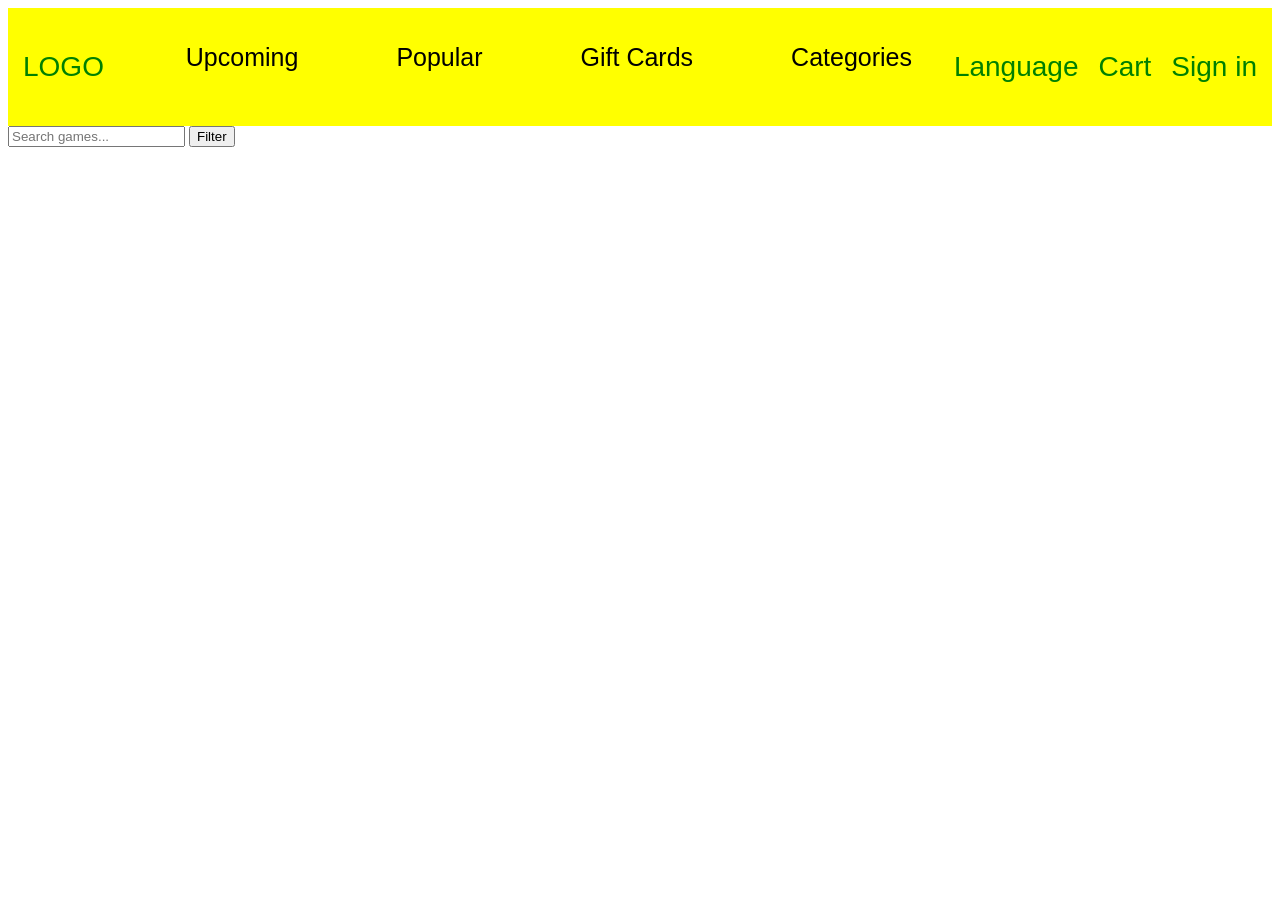
<file: Min nettside.riktig.html>
<!DOCTYPE html>
<html lang="en">
<head>
    <meta charset="UTF-8">
    <meta name="viewport" content="width=device-width, initial-scale=1.0">
    <title>Nettside</title>

<!-- Under her kommer css design av siden -->

<style>
 header{
    display:flex;
    justify-content: space-between;
    font-family:Arial, Helvetica, sans-serif;
    font-size: 20px;
    background-color: yellow;
    padding: 15px;
 }
 p  {
    font-size:28px;
    color: green;
 }
 ul {
    display: flex;
    list-style-type:none;
    gap:98px;
 }
 li{
   color:black;
   font-family:sans-serif;
   font-size: 25px;
 }
.user-menu {
   display:flex;
   gap: 20px
   }
</style>
</head>

<!-- Under her ser du innhold i siden-->

<body>
<header>
 <p>LOGO</p>
<ul>
 <li>Upcoming</li>
 <li>Popular</li>
 <li>Gift Cards</li>
 <li>Categories</li>
</ul>
<div class="user-menu">
<p>Language</p>
<p>Cart</p>
<p>Sign in</p>
</div>
</header>

<input type="text" placeholder="Search games...">
<button>Filter</button>
 

</body>
</html>
</file>
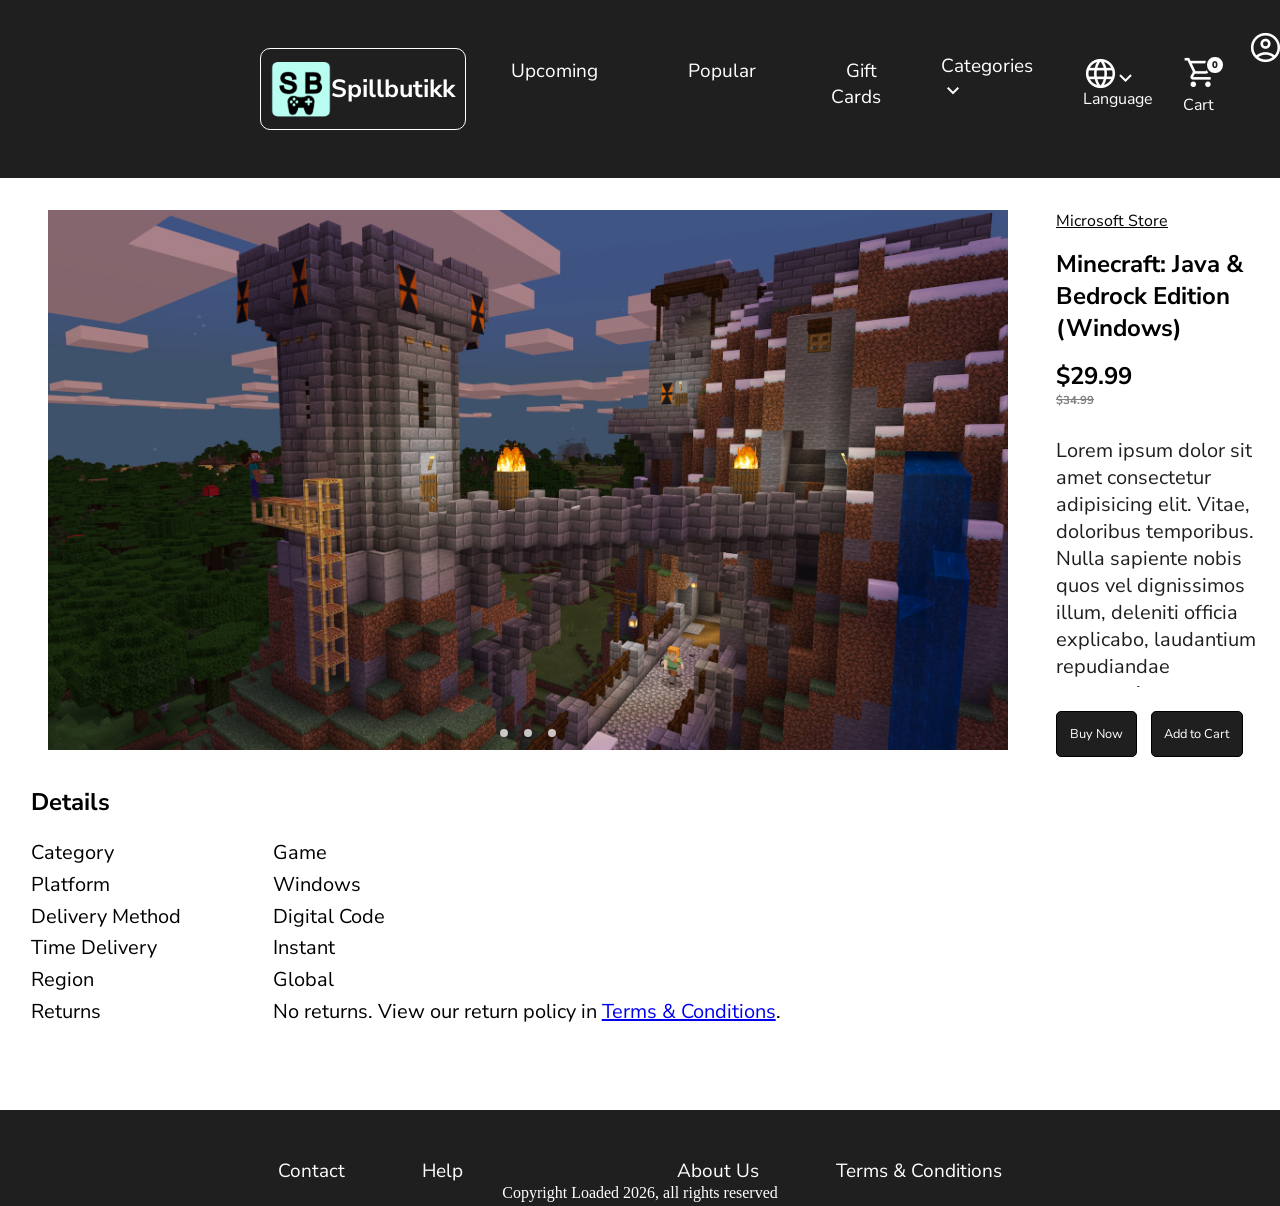
<file: Minecraft.html>
<!DOCTYPE html>
<html lang="en">
<head>
    <meta charset="UTF-8">
    <meta name="viewport" content="width=device-width, initial-scale=1.0">
    <title>Spillbutikk.com - Minecraft</title>
    <link rel="stylesheet" href="MainGamesDesign.css">
   <link rel="stylesheet" href="https://fonts.googleapis.com/css2?family=Material+Symbols+Outlined:opsz,wght,FILL,GRAD@20..48,100..700,0..1,-50..200&" />
   <script src="index.js"></script>
</head>
<body>
    <header>
      <div class="TheHeader">
      <div id="LogoHeader">
        <a href="home.html"><h1><img src="FolderOfImages/Spillbutikk_Logo.png">Spillbutikk</h1></a>
      </div>
      <nav>
         <ul>
            <li><a href="upcoming.html">Upcoming</a></li>
            <li><a href="popular.html">Popular</a></li>
            <li><a href="giftcards.html">Gift Cards</a></li>
            <li id="Dropdown1">Categories<span class="material-symbols-outlined">keyboard_arrow_down</span></li>
         </ul>
         <div class="IconsLogos">
            <span class="material-symbols-outlined" id="Dropdown2">language<span class="material-symbols-outlined" id="DropdownSymbol">keyboard_arrow_down</span><p id="LanguageText">Language</p></span>
            <a href="RegisterB4Checkout.html"><span id="CartNumber">0</span><span class="material-symbols-outlined">shopping_cart</span><p id="CartText">Cart</p></a>
            <a href="register.html" id="profile"><span class="material-symbols-outlined">account_circle</span><p>&nbsp; Sign in or register your account</p></a>         
         </div>
      </nav>
      </div>
   </header>

   <main>
    <section class="TheGamePage">

            <div class="ImageContent">
                <div class="Images">
                    <img src="/FolderOfImages/MinecraftCover1.jpg" id="Slide-1">
                    <img src="/FolderOfImages/MinecraftCover2.jpg" id="Slide-2">
                    <img src="/FolderOfImages/MinecraftCover3.jpg" id="Slide-3">
                </div>
                <div class="ImageSlider-Nav">
                    <a href="#Slide-1"></a>
                    <a href="#Slide-2"></a>
                    <a href="#Slide-3"></a>
                </div>
            </div>

        <div class="GameContent">
            <a href="">Microsoft Store</a>
            <h1>Minecraft: Java & Bedrock Edition (Windows)</h1>
            <h2>$29.99</h2><h3>$34.99</h3>
            <p>Lorem ipsum dolor sit amet consectetur adipisicing elit. Vitae, doloribus temporibus. Nulla sapiente nobis quos vel dignissimos illum, deleniti officia explicabo, laudantium repudiandae praesentium laboriosam quisquam ipsa culpa cupiditate similique.Lorem ipsum dolor sit amet, consectetur adipisicing elit. Quis rerum esse veritatis et deserunt consequatur repellendus tenetur autem pariatur ipsam ea dignissimos reprehenderit expedita nisi, quaerat provident hic voluptatum. Aut!lorem ipsum dolor sit amet, consectetur adipiscing elit. Sed do eiusmod tempor incididunt ut labore et dolore magna aliqua. Lorem ipsum dolor sit amet consectetur adipisicing elit. Non, fugit nesciunt. Nesciunt, dolorum ipsam voluptatibus totam amet tempora sed asperiores dignissimos quos architecto quidem corporis eos, nihil est dolor illo! Lorem ipsum dolor sit amet, consectetur adipisicing elit. Nam optio culpa aut facere expedita quia ducimus nesciunt possimus quo eum aliquid reprehenderit eos, tenetur perferendis? Cupiditate blanditiis minus accusamus impedit!</p>
            <div class="Buttons">
                 <a href="#"><button id="BuyNow">Buy Now</button></a>
                 <button onclick="addToCart(1)" id="AddToCart">Add to Cart</button>
            </div>
        </div>
    </section>

     <div class="GameDetails">
      <h2>Details</h2>
      <div class="Sides">

         <div class="Side1">
            <ul>
               <li>Category</li>
               <li>Platform</li>
               <li>Delivery Method</li>
               <li>Time Delivery</li>
               <li>Region</li>
               <li>Returns</li>
            </ul>
         </div>

         <div class="Side2">
            <ul>
               <li>Game</li>
               <li>Windows</li>
               <li>Digital Code</li>
               <li>Instant</li>
               <li>Global</li>
               <li>No returns. View our return policy in <a href="TermsAndConditions.html">Terms & Conditions</a>.</li>
            </ul>
         </div>

      </div>
      </div>
   </main>

    <footer>
      <div class="TheFooter">
         <nav>
            <ul>
               <div id="ContactAndHelp">
                  <li><a href="Contact.html">Contact</a></li>
                  <li><a href="Help.html">Help</a></li>
               </div>
               <div id="AboutAndTerms">
                  <li><a href="AboutUs.html">About Us</a></li>
                  <li><a href="TermsAndConditions.html">Terms & Conditions</a></li>
               </div>
            </ul>
            <p id="COPYRIGHT26">Copyright Loaded 2026, all rights reserved</p>
         </nav>
      </div>
   </footer>
</body>
</html>
</file>
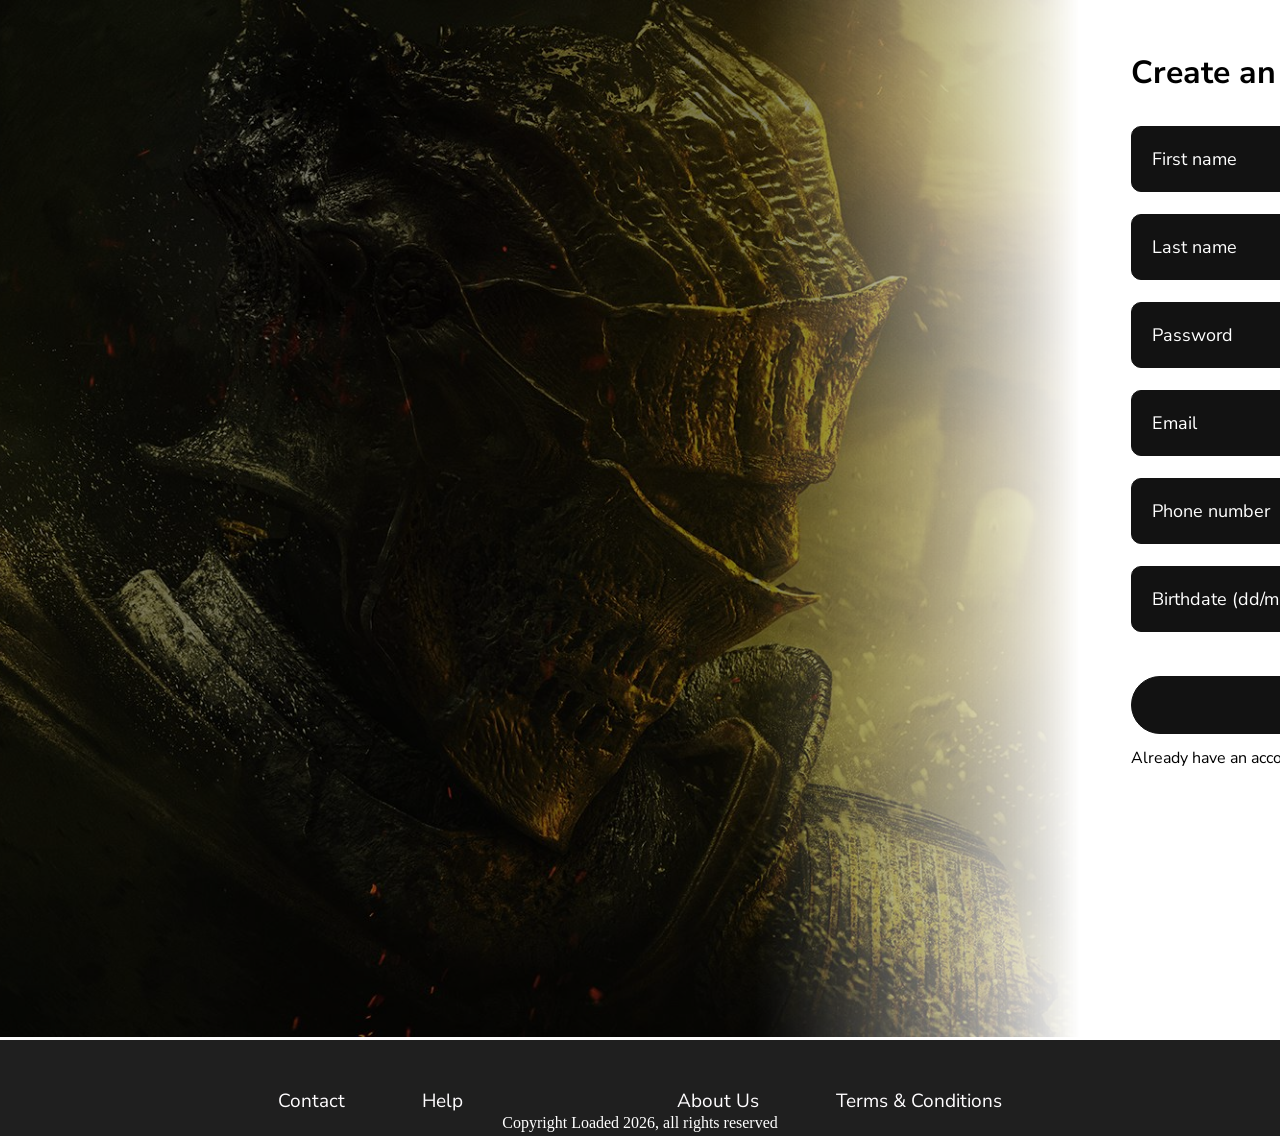
<file: RegisterAccount.html>
<!DOCTYPE html>
<html lang="en">
    <head>
        <meta chasret="utf-8">
        <meta content="viewport" content="width=device-width, initial-scale="1.0">
        <link rel="stylesheet" href="style.css">
        <link rel="stylesheet" href="https://fonts.googleapis.com/css2?family=Material+Symbols+Outlined:opsz,wght,FILL,GRAD@20..48,100..700,0..1,-50..200&" />
        <style>
* {
    padding: 0;
    margin: 0;
    font-family: "Nunito Sans", sans-serif;
}

h2 {
    font-family: "Nunito Sans", sans-serif;
    font-size: 2rem;
}

.a {
    display: flex;
    height: 80vh;
    justify-content: space-between;
}

.a input[type="text"],
input[type="password"],
input[type="email"],
input[type="tel"] {
    border:  1px solid #121212;
    font-size: 18px;
    padding: 20px 20px;
    width: 500px;
    border-radius: 10px;
    background-color: #121212;
    color: white;
}

.a input::placeholder {
    color: white;
}

form {
    padding: 4vmax 4vmax 4vmax;
    margin: 0 120px 0 0;
}

.InsideContents {
    padding: 10px 0 0 0;
}

#Alr {
    margin: 1vmax 0 0 0;
}

#Alr a:hover {
    color: blue;
}


#SignUp input {
    padding: 1rem 3vmax;
    border: 1px solid #121212;
    background-color: #121212;
    border-radius: 100px;
    width: 100%;
    font-size: 18px;
    color: white;
    transition: ease-out 0.2s;
}

#SignUp input:hover {
    cursor: pointer;
    background-color: white;
    color: #121212;
}

#SignUp span {
    font-size: 18px;
    color: white;
}

.Cover img {
    position: relative;
    max-width: 120vh;
    height: 115.2vh;
    object-fit: cover;
    mask-image: linear-gradient(to right, black 70%, transparent);
    -webkit-mask-image: linear-gradient(to right, black 70%, transparent);
}

#image1 {
    position: relative;
}

#shadow {
    z-index: 1;
    background-color: black;
    padding: 57.61vh 60vh;
    position: absolute;
    opacity: 50%;
    mask-image: linear-gradient(to right, black 70%, transparent);
    -webkit-mask-image: linear-gradient(to right, black 70%, transparent);
}
        </style>
        <title>Spillbutikk.com - Account registeration</title>
    </head>
    <body>
        <div class="a">
            <div class="Cover">
                <div id="shadow"></div>
                <div id="image1">
                    <img src="FolderOfImages/dark_souls_3_main_art_1.jpg">
                </div>
            </div>
            <form>
                <div id="TextLayout">
                    <h2>Create an account</h2>
                </div>

                <br>

                <div class="InsideContents">
                    <div>
                        <input id="username" type="text" placeholder="First name" required>
                    </div>

                <br>

                <div>
                    <input id="lastname" type="text" placeholder="Last name" required>
                </div>

                <br>

                <div>
                    <input id="password" type="password" placeholder="Password" required>
                </div>

                <br>

                <div>
                    <input id="email" type="email" placeholder="Email" required>
                </div>

                <br>

                <div>
                    <input id="phone" type="tel" placeholder="Phone number" required>
                </div>

                <br>
                
                <div>
                    <input id="birth" type="text" placeholder="Birthdate (dd/mm/yyyy)">
                </div>

                <br><br>

                <div id="SignUp">
                    <input style="text-decoration: none;" type="submit" value="Create account">
                </div>
                <div id="Alr">
                    <p>Already have an account? Login <a href="">here</a>.</p>
                </div>
                </div>
            </form>
        </div>
        <div id="BigSpacing"></div>

        <footer>
      <div class="TheFooter">
         <nav>
            <ul>
               <div id="ContactAndHelp">
                  <li><a href="Contact.html">Contact</a></li>
                  <li><a href="Help.html">Help</a></li>
               </div>
               <div id="AboutAndTerms">
                  <li><a href="AboutUs.html">About Us</a></li>
                  <li><a href="TermsAndConditions.html">Terms & Conditions</a></li>
               </div>
            </ul>
            <p id="COPYRIGHT26">Copyright Loaded 2026, all rights reserved</p>
         </nav>
      </div>
   </footer>
</body>
</file>
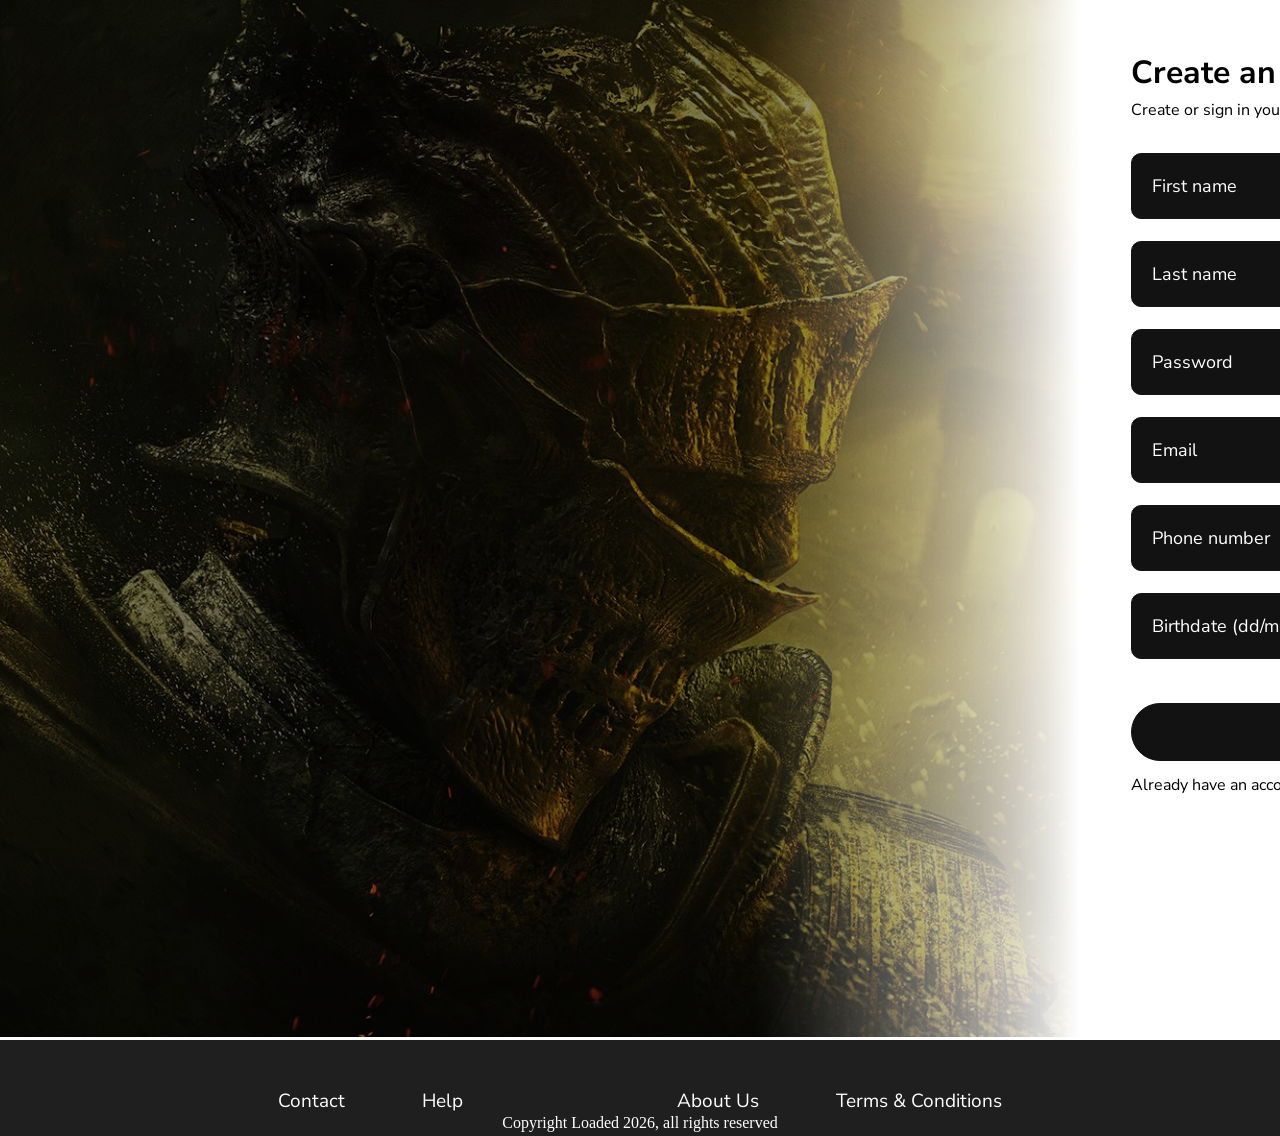
<file: RegisterB4Checkout.html>
<!DOCTYPE html>
<html lang="en">
    <head>
        <meta chasret="utf-8">
        <meta content="viewport" content="width=device-width, initial-scale="1.0">
        <link rel="stylesheet" href="style.css">
        <link rel="stylesheet" href="https://fonts.googleapis.com/css2?family=Material+Symbols+Outlined:opsz,wght,FILL,GRAD@20..48,100..700,0..1,-50..200&" />

        <style>
* {
    padding: 0;
    margin: 0;
        font-family: "Nunito Sans", sans-serif;
}

h2 {
    font-family: "Nunito Sans", sans-serif;
    font-size: 2rem;
}

.a {
    display: flex;
    height: 80vh;
    justify-content: space-between;
}

.a input[type="text"],
input[type="password"],
input[type="email"],
input[type="tel"] {
    border:  1px solid #121212;
    font-size: 18px;
    padding: 20px 20px;
    width: 500px;
    border-radius: 10px;
    background-color: #121212;
    color: white;
}

.a input::placeholder {
    color: white;
}

form {
    padding: 4vmax 4vmax 4vmax;
    margin: 0 120px 0 0;
}

.InsideContents {
    padding: 10px 0 0 0;
}

#Alr {
    margin: 1vmax 0 0 0;
}

#Alr a:hover {
    color: blue;
}


#SignUp input {
    padding: 1rem 3vmax;
    border: 1px solid #121212;
    background-color: #121212;
    border-radius: 100px;
    width: 100%;
    font-size: 18px;
    color: white;
    transition: ease-out 0.2s;
}

#SignUp input:hover {
    cursor: pointer;
    background-color: white;
    color: #121212;
}

#SignUp span {
    font-size: 18px;
    color: white;
}

.Cover img {
    position: relative;
    max-width: 120vh;
    height: 115.2vh;
    object-fit: cover;
    mask-image: linear-gradient(to right, black 70%, transparent);
    -webkit-mask-image: linear-gradient(to right, black 70%, transparent);
}

#image1 {
    position: relative;
}

#shadow {
    z-index: 1;
    background-color: black;
    padding: 57.61vh 60vh;
    position: absolute;
    opacity: 50%;
    mask-image: linear-gradient(to right, black 70%, transparent);
    -webkit-mask-image: linear-gradient(to right, black 70%, transparent);
}

.TextLayout p {
    padding: 5px 0 0;
}
        </style>
        <title>Spillbutikk.com - Register an account before checkout</title>
    </head>
    <body>
        <div class="a">
            <div class="Cover">
                <div id="shadow"></div>
                <div id="image1">
                    <img src="FolderOfImages/dark_souls_3_main_art_1.jpg">
                </div>
            </div>
            <form>
                <div class="TextLayout">
                    <h2>Create an account</h2>
                    <p>Create or sign in your account before you can continue.</p>
                </div>

                <br>

                <div class="InsideContents">
                    <div>
                        <input id="username" type="text" placeholder="First name" required>
                    </div>

                <br>

                <div>
                    <input id="lastname" type="text" placeholder="Last name" required>
                </div>

                <br>

                <div>
                    <input id="password" type="password" placeholder="Password" required>
                </div>

                <br>

                <div>
                    <input id="email" type="email" placeholder="Email" required>
                </div>

                <br>

                <div>
                    <input id="phone" type="tel" placeholder="Phone number" required>
                </div>

                <br>
                
                <div>
                    <input id="birth" type="text" placeholder="Birthdate (dd/mm/yyyy)">
                </div>

                <br><br>

                <div id="SignUp">
                    <input style="text-decoration: none;" type="submit" value="Create account">
                </div>
                <div id="Alr">
                    <p>Already have an account? Login <a href="login.html">here</a>.</p>
                </div>
                </div>
            </form>
        </div>
        <div id="BigSpacing"></div>

        <footer>
      <div class="TheFooter">
         <nav>
            <ul>
               <div id="ContactAndHelp">
                  <li><a href="Contact.html">Contact</a></li>
                  <li><a href="Help.html">Help</a></li>
               </div>
               <div id="AboutAndTerms">
                  <li><a href="AboutUs.html">About Us</a></li>
                  <li><a href="TermsAndConditions.html">Terms & Conditions</a></li>
               </div>
            </ul>
            <p id="COPYRIGHT26">Copyright Loaded 2026, all rights reserved</p>
         </nav>
      </div>
   </footer>
</body>
</file>
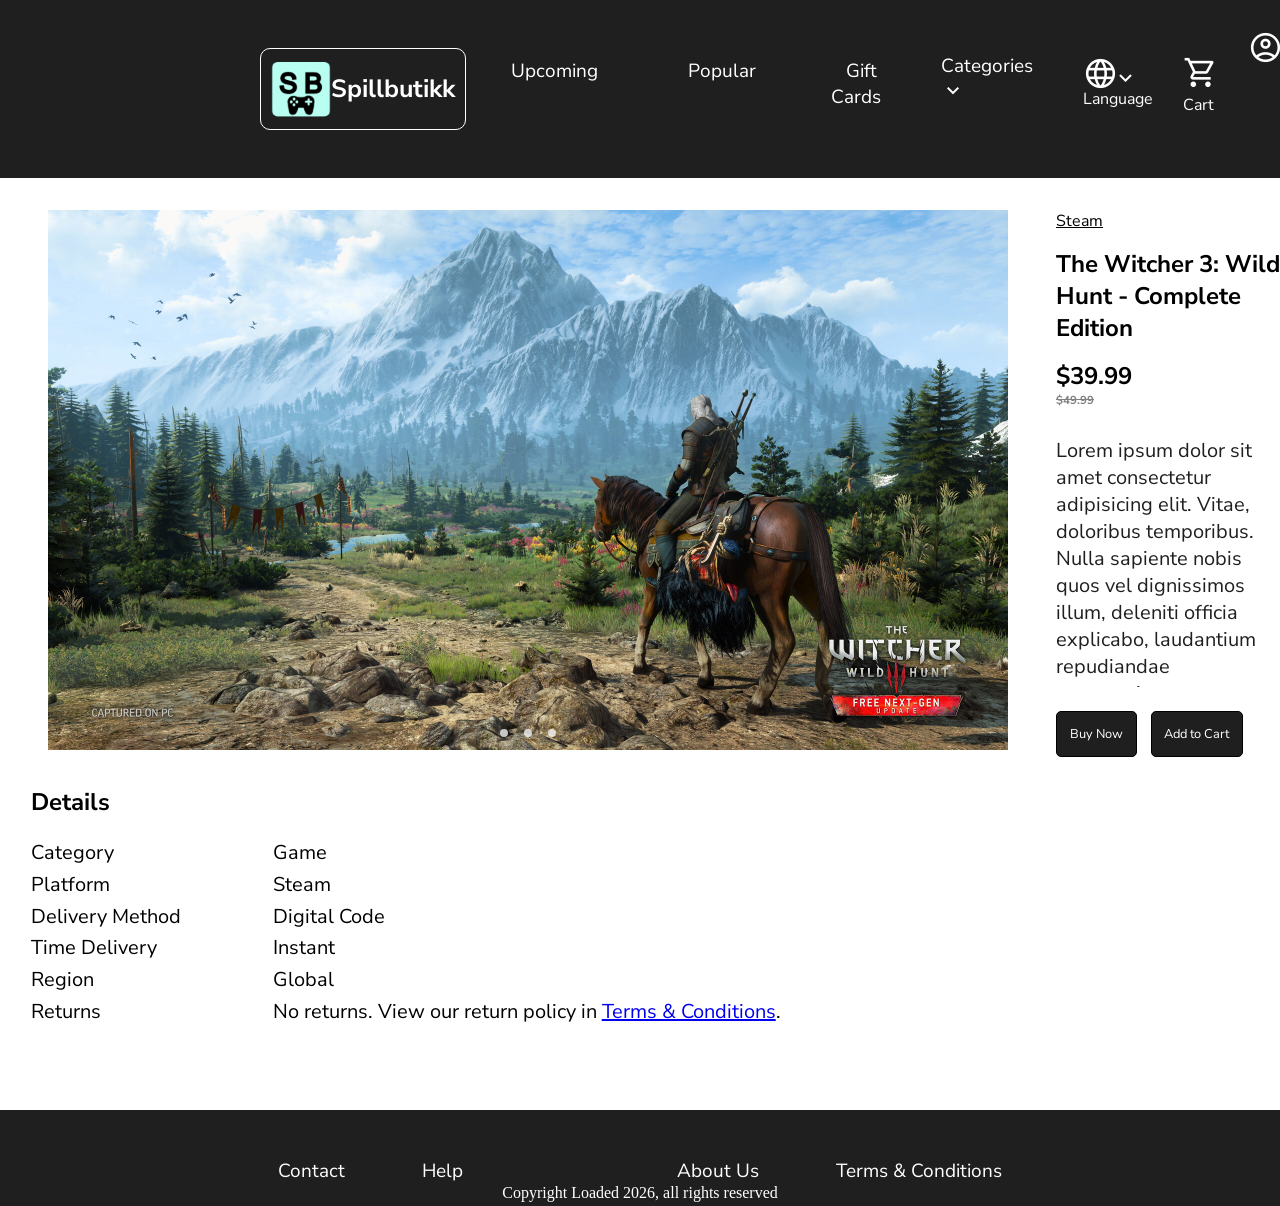
<file: TheWitcher.html>
<!DOCTYPE html>
<html lang="en">
<head>
    <meta charset="UTF-8">
    <meta name="viewport" content="width=device-width, initial-scale=1.0">
    <title>Spillbutikk.com - The Witcher</title>
    <link rel="stylesheet" href="MainGamesDesign.css">
   <link rel="stylesheet" href="https://fonts.googleapis.com/css2?family=Material+Symbols+Outlined:opsz,wght,FILL,GRAD@20..48,100..700,0..1,-50..200&" />
</head>
<body>
    <header>
      <div class="TheHeader">
      <div id="LogoHeader">
        <a href="home.html"><h1><img src="FolderOfImages/Spillbutikk_Logo.png">Spillbutikk</h1></a>
      </div>
      <nav>
         <ul>
            <li><a href="upcoming.html">Upcoming</a></li>
            <li><a href="popular.html">Popular</a></li>
            <li><a href="giftcards.html">Gift Cards</a></li>
            <li id="Dropdown1">Categories<span class="material-symbols-outlined">keyboard_arrow_down</span></li>
         </ul>
         <div class="IconsLogos">
            <span class="material-symbols-outlined" id="Dropdown2">language<span class="material-symbols-outlined" id="DropdownSymbol">keyboard_arrow_down</span><p id="LanguageText">Language</p></span>
            <a href="cart.html"><span class="material-symbols-outlined">shopping_cart</span><p id="CartText">Cart</p></a>
            <a href="register.html" id="profile"><span class="material-symbols-outlined">account_circle</span><p>&nbsp; Sign in or register your account</p></a>         
         </div>
      </nav>
      </div>
   </header>

   <main>
    <section class="TheGamePage">

            <div class="ImageContent">
                <div class="Images">
                    <img src="/FolderOfImages/TheWitcherSlide1.jpg" id="Slide-1">
                    <img src="/FolderOfImages/TheWitcherSlide2.jpg" id="Slide-2">
                    <img src="/FolderOfImages/TheWitcherSlide3.jpg" id="Slide-3">
                </div>
                <div class="ImageSlider-Nav">
                    <a href="#Slide-1"></a>
                    <a href="#Slide-2"></a>
                    <a href="#Slide-3"></a>
                </div>
            </div>

        <div class="GameContent">
            <a href="">Steam</a>
            <h1>The Witcher 3: Wild Hunt - Complete Edition</h1>
            <h2>$39.99</h2><h3>$49.99</h3>
            <p>Lorem ipsum dolor sit amet consectetur adipisicing elit. Vitae, doloribus temporibus. Nulla sapiente nobis quos vel dignissimos illum, deleniti officia explicabo, laudantium repudiandae praesentium laboriosam quisquam ipsa culpa cupiditate similique.Lorem ipsum dolor sit amet, consectetur adipisicing elit. Quis rerum esse veritatis et deserunt consequatur repellendus tenetur autem pariatur ipsam ea dignissimos reprehenderit expedita nisi, quaerat provident hic voluptatum. Aut!lorem ipsum dolor sit amet, consectetur adipiscing elit. Sed do eiusmod tempor incididunt ut labore et dolore magna aliqua. Lorem ipsum dolor sit amet consectetur adipisicing elit. Non, fugit nesciunt. Nesciunt, dolorum ipsam voluptatibus totam amet tempora sed asperiores dignissimos quos architecto quidem corporis eos, nihil est dolor illo! Lorem ipsum dolor sit amet, consectetur adipisicing elit. Nam optio culpa aut facere expedita quia ducimus nesciunt possimus quo eum aliquid reprehenderit eos, tenetur perferendis? Cupiditate blanditiis minus accusamus impedit!</p>
            <div class="Buttons">
                 <a href="#"><button id="BuyNow">Buy Now</button></a>
                 <button id="AddToCart">Add to Cart</button>
            </div>
        </div>
    </section>

     <div class="GameDetails">
      <h2>Details</h2>
      <div class="Sides">

         <div class="Side1">
            <ul>
               <li>Category</li>
               <li>Platform</li>
               <li>Delivery Method</li>
               <li>Time Delivery</li>
               <li>Region</li>
               <li>Returns</li>
            </ul>
         </div>

         <div class="Side2">
            <ul>
               <li>Game</li>
               <li>Steam</li>
               <li>Digital Code</li>
               <li>Instant</li>
               <li>Global</li>
               <li>No returns. View our return policy in <a href="TermsAndConditions.html">Terms & Conditions</a>.</li>
            </ul>
         </div>

      </div>
      </div>
   </main>

    <footer>
      <div class="TheFooter">
         <nav>
            <ul>
               <div id="ContactAndHelp">
                  <li><a href="Contact.html">Contact</a></li>
                  <li><a href="Help.html">Help</a></li>
               </div>
               <div id="AboutAndTerms">
                  <li><a href="AboutUs.html">About Us</a></li>
                  <li><a href="TermsAndConditions.html">Terms & Conditions</a></li>
               </div>
            </ul>
            <p id="COPYRIGHT26">Copyright Loaded 2026, all rights reserved</p>
         </nav>
      </div>
   </footer>
</body>
</html>
</file>
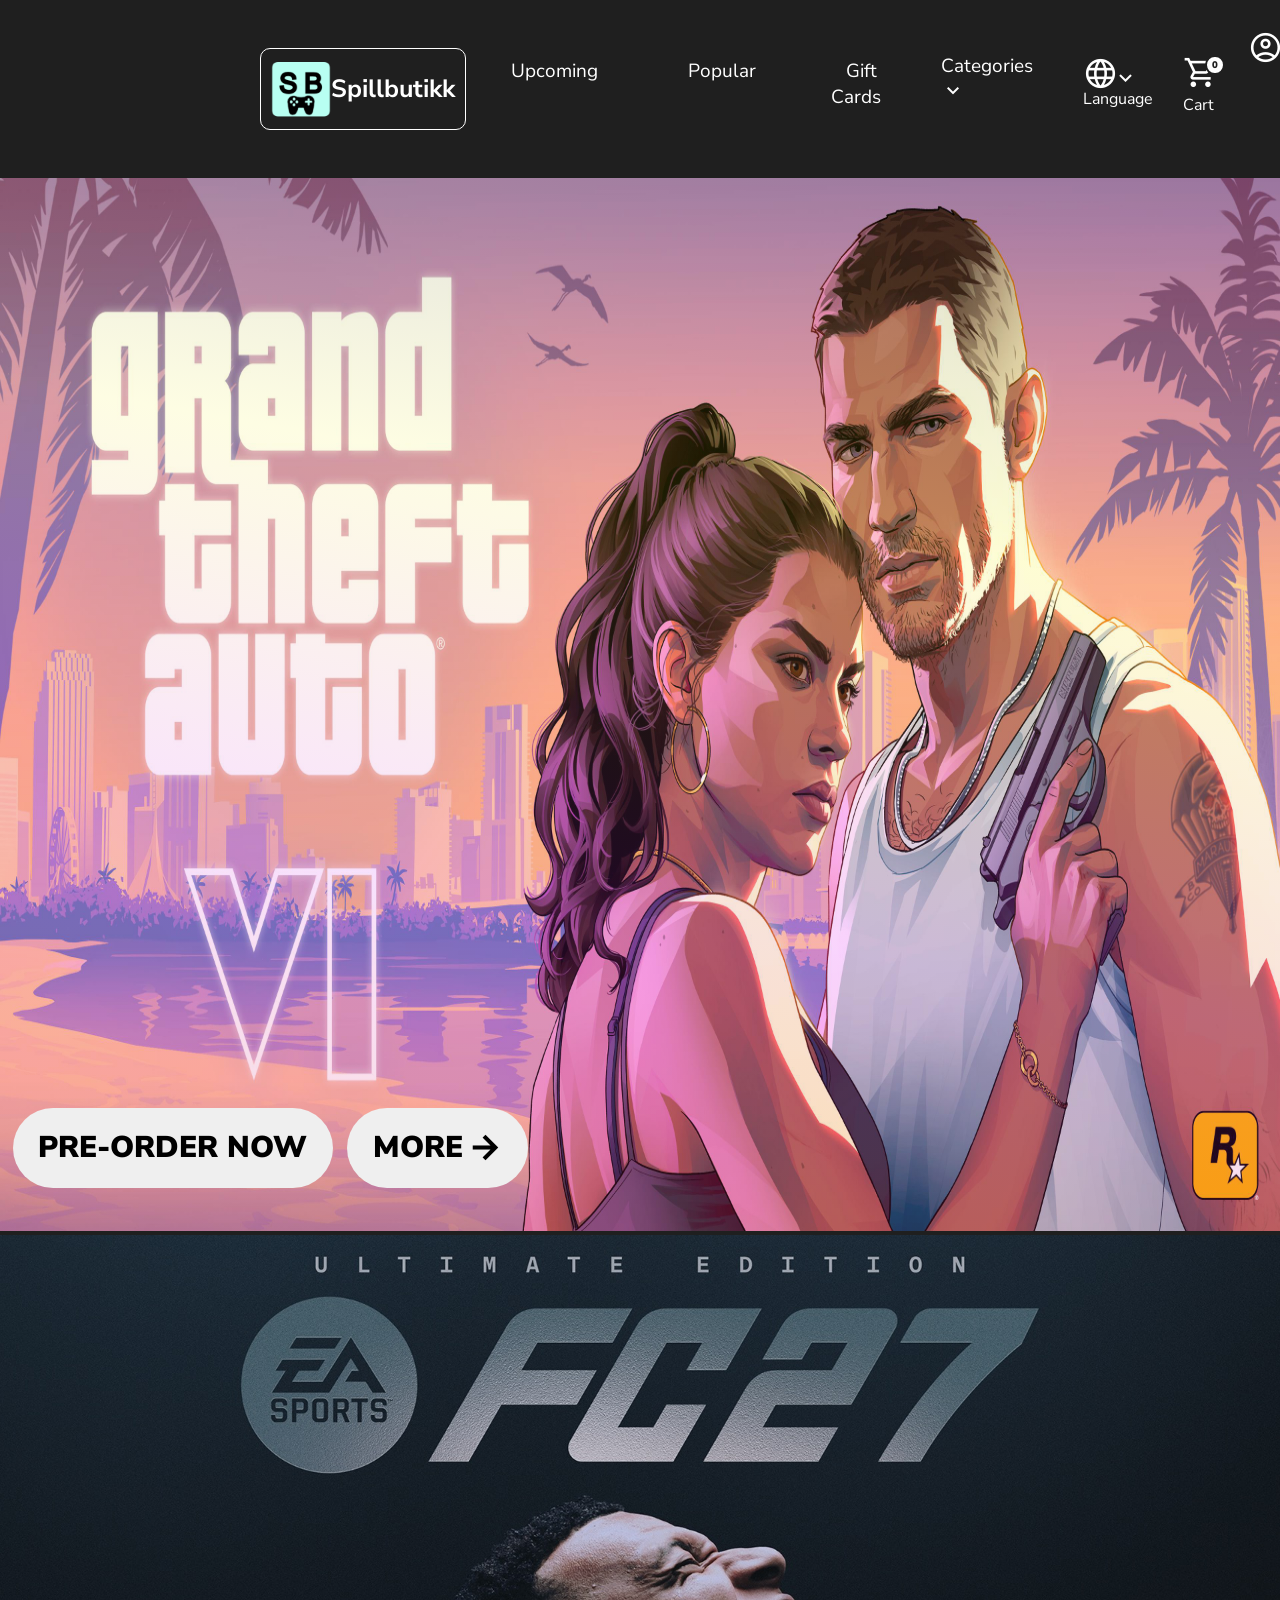
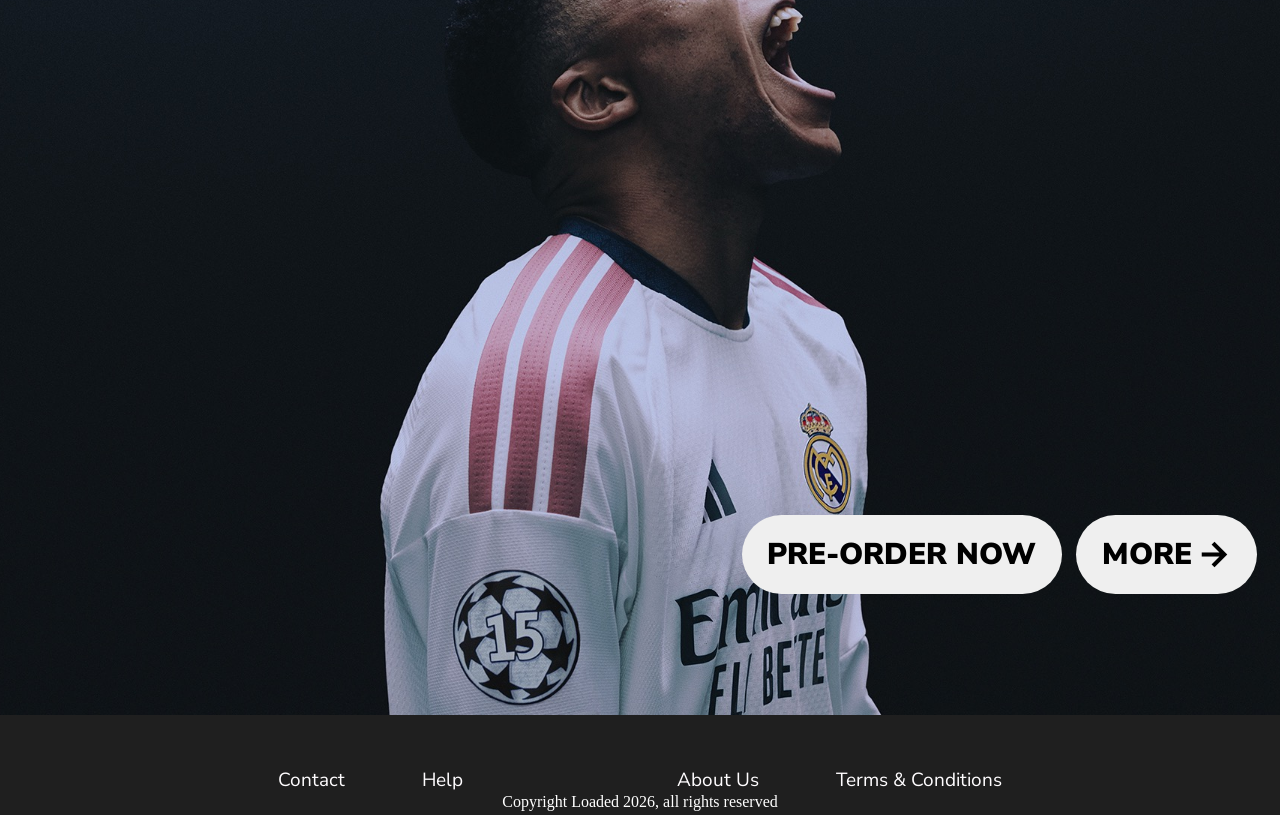
<file: Upcoming.html>
<!DOCTYPE html>
<html lang="en">
<head>
    <meta charset="UTF-8">
    <meta name="viewport" content="width=device-width, initial-scale=1.0">
    <title>Spillbutikk.com - Upcoming</title>
    <link rel="stylesheet" href="Upcoming.css">
    <link rel="stylesheet" href="https://fonts.googleapis.com/css2?family=Material+Symbols+Outlined:opsz,wght,FILL,GRAD@20..48,100..700,0..1,-50..200&" />
    <script src="index.js"></script>
</head>
<body>
    <header>
      <div class="TheHeader">
      <div id="LogoHeader">
        <a href="home.html"><h1><img src="FolderOfImages/Spillbutikk_Logo.png">Spillbutikk</h1></a>
      </div>
      <nav>
         <ul>
            <li><a href="upcoming.html">Upcoming</a></li>
            <li><a href="popular.html">Popular</a></li>
            <li><a href="giftcards.html">Gift Cards</a></li>
            <li id="Dropdown1">Categories<span class="material-symbols-outlined">keyboard_arrow_down</span></li>
         </ul>
         <div class="IconsLogos">
            <div class="LanguageContent">
               <span class="material-symbols-outlined" id="Dropdown2">language<span class="material-symbols-outlined" id="DropdownSymbol">keyboard_arrow_down</span><p id="LanguageText">Language</p></span>
            </div>
            <a href="RegisterB4Checkout.html"><span id="CartNumber">0</span><span class="material-symbols-outlined">shopping_cart</span><p id="CartText">Cart</p></a>
            <a href="RegisterAccount.html" id="profile"><span class="material-symbols-outlined">account_circle</span><p>&nbsp; Sign in or register your account</p></a>         
         </div>
      </nav>
      </div>
   </header>

    <main>
    <div class="Container">
        <div class="ContentGTA">
            <div class="ImageGTAVI">
            <img src="/FolderOfImages/GTAVI.jpeg">
        </div>
        <div id="ShadowOverlay1"></div>
        <div class="Buttons">
        <button onclick="addToCart(1)" class="PreOrder">PRE-ORDER NOW</button>
        <a href="#"><button class="Mores">MORE<span class="material-symbols-outlined">arrow_back</span></button></a>
        </div>
    </div>
    
    <div class="ContentFC27">
         <div class="ImageFC27">
            <img src="/FolderOfImages/FC27.jpg">
        </div>
         <div class="Buttons2">
        <button onclick="addToCart(1)" class="PreOrder">PRE-ORDER NOW</button>
        <a href="#"><button class="Mores">MORE<span class="material-symbols-outlined">arrow_back</span></button></a>
        </div>
    </div>

</div>

   </main>

     <footer>
      <div class="TheFooter">
         <nav>
            <ul>
               <div id="ContactAndHelp">
                  <li><a href="Contact.html">Contact</a></li>
                  <li><a href="Help.html">Help</a></li>
               </div>
               <div id="AboutAndTerms">
                  <li><a href="AboutUs.html">About Us</a></li>
                  <li><a href="TermsAndConditions.html">Terms & Conditions</a></li>
               </div>
            </ul>
            <p id="COPYRIGHT26">Copyright Loaded 2026, all rights reserved</p>
         </nav>
      </div>
   </footer>
</body>
</html>
</file>
<file: AboutUs.css>
@import url('https://fonts.googleapis.com/css2?family=Nunito+Sans:ital,opsz,wght@0,6..12,200..1000;1,6..12,200..1000&display=swap');
@import url('https://fonts.googleapis.com/css2?family=Anton&display=swap');

* {
    margin: 0;
    padding: 0;
    box-sizing: border-box;
}

/* ----------Header--------- */
header {
    background-color: #121212f1;
    color: white;
    position: relative;
}

.TheHeader {
    display: flex;
    justify-content: space-between;
    padding: 15px 10px;
    align-items: center;
}

.TheHeader nav {
    display: flex;
    align-items: center;
}

.TheHeader nav a {
    padding: 15px;
    transition: background-color 0.3s ease, color 0.3s ease;
    border-radius: 10px;
}

.TheHeader nav a:hover {
    color: rgb(2, 2, 2);
    background-color: rgb(255, 255, 255);
    border-radius: 10px;
}

.TheHeader nav ul {
    display: flex;
    justify-content: space-between;
    margin-right: 20px;
}

.TheHeader nav ul li {
    padding: 0 30px;
    font-size: 19px;
    font-family: "Nunito Sans", sans-serif;
    list-style: none;
    text-decoration: none;
    margin-top: 5px;
}

.TheHeader li a {
    color: white;
    text-decoration: none;
}

#LogoHeader img {
    width: 60px;
}

#LogoHeader h1 {
    font-size: 25px;
    display: flex;
    align-items: center;
    font-family: "Nunito Sans", sans-serif;
    margin-left: 250px;
    padding: 10px;
    border-radius: 10px;
    border: 1px solid #FFFFFF;
}

#LogoHeader a {
    color: #FFFFFF;
    text-decoration: none;
}

.IconsLogos {
    display: flex;
    align-items: center;
    margin-right: 250px;
}

#CartText {
    font-size: 15px;
    margin-top: -8px;
}

.IconsLogos span {
    font-size: 35px;
}

.IconsLogos a {
    text-decoration: none;
    color: white;
    margin-bottom: 8px;
}

.IconsLogos p {
    display: flex;
    align-items: center;
    font-size: 16px;
    font-family: "Nunito Sans", sans-serif;
}

#profile {
    display: flex;
}

#Dropdown1 {
    padding: 15px;
    margin-top: -15px;
    transition: background-color 0.3s ease, color 0.3s ease;
    border-radius: 10px;
}

#Dropdown1:hover {
    background-color: white;
    color: black;
    cursor: pointer;
}

#Dropdown2 {
    padding: 15px;
    margin-top: -15px;
    transition: background-color 0.3s ease, color 0.3s ease;
    border-radius: 10px;
}

#Dropdown2:hover {
    background-color: white;
    color: black;
    cursor: pointer;
}

#DropdownSymbol {
    font-size: 25px;
    margin-left: -5px;
}

/* ----------main---------- */


.TheContent {
    display: flex;
    justify-content: center;
    align-items: center;
    min-height: 100vh;
}

.TheSmallPage {
    display: flex;
    justify-content: space-around; 
    align-items: center;
    box-shadow: 0px 2px 40px 10px  rgba(0, 0, 0, 0.192);
    height: 40vmax;
    background-color: white;
    padding: 50px;
}

#Text2 p {
    font-size: 20px;
    font-family: "Nunito Sans", sans-serif;
    margin: 0 200px 0 10px;
    margin-bottom: 10vmax;
    width: 20rem;
}

#Text2 h2 {
    margin: 0 200px 0 10px;
    padding: 0 0 1rem;
    font-family: "Nunito Sans", sans-serif;
}

#Logo2 img {
    width: 400px;
    height: 400px;
    margin: 0 0 0 -100px;
}

#CartNumber {
    position: absolute;
    font-family: "Nunito Sans", sans-serif;;
    font-size: 0.6rem;
    font-weight: 900;
    background-color: rgb(255, 255, 255);
    color: #121212f1;
    border-radius: 100%;
    padding: 0.1rem 0.3rem 0.1rem;
    margin-left: 1.4rem;
    border: 0.13rem solid #121212f1;
}

/* -------Footer------- */
.TheFooter {
    padding: 3rem 15rem;
}

Footer {
    background-color: #121212f1;;
}

.TheFooter nav a {
    color: rgb(255, 253, 255);
    text-decoration: none;
}

.TheFooter nav a:hover {
    text-decoration: underline;
}

.TheFooter nav ul {
    display: flex;
    justify-content: space-between;
}

.TheFooter nav ul li {
    padding: 0 3vmax;
    font-size: 19px;
    font-family: "Nunito Sans", sans-serif;
    list-style: none;
}

#CR26 {
    color: white;
    display: flex;
    justify-content: center;
    align-self: flex-end;
    margin-bottom: -205px;
    font-family: 'Times New Roman', Times, serif;
}

#ContactAndHelp {
    display: flex;
}

#AboutAndTerms {
    display: flex;
}

#BigSpacing {
    height: 20rem;
}
</file>
<file: MainGamesDesign.css>
@import url('https://fonts.googleapis.com/css2?family=Nunito+Sans:ital,opsz,wght@0,6..12,200..1000;1,6..12,200..1000&display=swap');
@import url('https://fonts.googleapis.com/css2?family=Anton&display=swap');

* {
    margin: 0;
    padding: 0;
}

header {
    background-color: #121212f1;
    color: white;
    position: relative;
}

.TheHeader {
    display: flex;
    justify-content: space-between;
    padding: 15px 10px;
    align-items: center;
}

.TheHeader nav {
    display: flex;
    align-items: center;
}

.TheHeader nav a {
    padding: 15px;
    transition: 0.3s ease-out;
    border-radius: 10px;
}

.TheHeader nav a:hover {
    color: rgb(2, 2, 2);
    background-color: rgb(255, 255, 255);
    border-radius: 10px;
}

.TheHeader nav ul {
    display: flex;
    justify-content: space-between;
    margin-right: 20px;
}

.TheHeader nav ul li {
    padding: 0 30px;
    font-size: 19px;
    font-family: "Nunito Sans", sans-serif;
    list-style: none;
    text-decoration: none;
    margin-top: 5px;
}

.TheHeader li a {
    color: white;
    text-decoration: none;
}

#LogoHeader img {
    width: 60px;
}

#LogoHeader h1 {
    font-size: 25px;
    display: flex;
    align-items: center;
    font-family: "Nunito Sans", sans-serif;
    margin-left: 250px;
    padding: 10px;
    border-radius: 10px;
    border: 1px solid #FFFFFF;
}

#LogoHeader a {
    color: #FFFFFF;
    text-decoration: none;
}

.IconsLogos {
    display: flex;
    align-items: center;
    margin-right: 250px;
}

.CartText {
    font-size: 15px;
    margin-top: -8px;
}

.IconsLogos span {
    font-size: 35px;
}

.IconsLogos a {
    text-decoration: none;
    color: white;
    margin-bottom: 8px;
}

.IconsLogos p {
    display: flex;
    align-items: center;
    font-size: 16px;
    font-family: "Nunito Sans", sans-serif;
}

#profile {
    display: flex;
}

#Dropdown1 {
    padding: 15px;
    margin-top: -15px;
    transition: 0.3s ease-out;
    border-radius: 10px;
}

#Dropdown1:hover {
    background-color: white;
    color: black;
    cursor: pointer;
}

#Dropdown2 {
    padding: 15px;
    margin-top: -15px;
    transition: 0.3s ease-out;
    border-radius: 10px;
}

#Dropdown2:hover {
    background-color: white;
    color: black;
    cursor: pointer;
}

#DropdownSymbol {
    font-size: 25px;
    margin-left: -5px;
}

/* ----------main---------- */
main {
    min-height: 100vh;
}

/* Image preview slider https://www.youtube.com/watch?v=McPdzhLRzCg */
.TheGamePage:not(.GameDetails) {
    display: flex;
    margin-top: 2rem;
    justify-content: space-around;
}

.ImageContent {
    position: relative;
    max-width: 60rem;
    margin: 0 3rem;
}

.Images {
    display: flex;
    aspect-ratio: 16 / 9;
    overflow-x: auto;
    scroll-snap-type: x mandatory;
    scroll-behavior: smooth;
    scrollbar-width: none;
}

.Images img {
    flex: 1 0 100%;
    scroll-snap-align: start;
    object-fit: cover;
}

.Images img:hover {
    cursor: ew-resize;
}

.ImageSlider-Nav {
    display: flex;
    column-gap: 1rem;
    position: absolute;
    bottom: 1.25rem;
    left: 50%;
    transform: translateX(-50%);
    z-index: 1;
}

.ImageSlider-Nav a {
    width: 0.5rem;
    height: 0.5rem;
    border-radius: 50%;
    background-color: #fff;
    opacity: 0.75;
    transition: opacity ease 250ms;
}

.ImageSlider-Nav a:hover {
    opacity: 1;
}

.GameContent {
    font-family: "Nunito Sans", sans-serif;
}

.GameContent a {
    color: black;
}

.GameContent a:hover {
    color:rgb(20, 97, 241);
}

.GameContent h1 {
    margin: 1rem 0 0 0;
}

.GameContent h2 {
    margin: 1rem 0 0 0;
}

.GameContent h3 {
    font-size: 0.9vmax;
    text-decoration: line-through;
    color: gray;
}

.GameContent p {
    max-width: 90%;
    height: 250px;
    padding: 1rem 0 0 0;
    margin: 1vmax 0 0 0;
    color: #121212f1;
    font-size: 20px;
    overflow-x: hidden;
}

.GameContent button {
    display: flexbox;
    justify-content: space-around;
    border: 1px solid black;
    font-family: "Nunito Sans", sans-serif;
    font-size: 1vmax;
    border-radius: 5px;
    background-color: #121212f1;
    color: #fff;
    transition: ease-out 0.3s;
}

.Buttons button {
    display: flexbox;
    justify-content: space-around;
    margin: 0 10px 0 0;
    padding: 1vmax;
    margin-top: 1.9vmax;
}

.Buttons button:hover {
    background-color: #fff;
    color: #121212f1;
    cursor: pointer;
}

.GameDetails {
    font-family: "Nunito Sans", sans-serif;
    padding: 2.3vmax 0 0 2.4vmax;
    width: 750px;
}

.GameDetails h2 {
    padding: 0 0 1rem 0;
}

.Sides {
    display: flex;
    justify-content: space-between;
    font-size: 20px;
}

.Sides li {
    list-style: none;
    padding: 0.3rem 0 0 0;
}

#CartNumber {
    position: absolute;
    font-family: "Nunito Sans", sans-serif;;
    font-size: 0.6rem;
    font-weight: 900;
    background-color: rgb(255, 255, 255);
    color: #121212f1;
    border-radius: 100%;
    padding: 0.1rem 0.3rem 0.1rem;
    margin-left: 1.4rem;
    border: 0.13rem solid #121212f1;
}

/* -------Footer------- */
.TheFooter {
    padding: 3rem 15rem;
}

Footer {
    background-color: #121212f1;
}

.TheFooter nav a {
    color: rgb(255, 253, 255);
    text-decoration: none;
}

.TheFooter nav a:hover {
    text-decoration: underline;
}

.TheFooter nav ul {
    display: flex;
    justify-content: space-between;
}

.TheFooter nav ul li {
    padding: 0 3vmax;
    font-size: 19px;
    font-family: "Nunito Sans", sans-serif;
    list-style: none;
}

#COPYRIGHT26 {
    color: white;
    display: flex;
    justify-content: center;
    align-self: flex-end;
    margin-bottom: -205px;
    font-family: time 'Times New Roman', Times, serif;
}

#ContactAndHelp {
    display: flex;
}

#AboutAndTerms {
    display: flex;
}

#BigSpacing {
    height: 20rem;
}
</file>
<file: Faq.css>
@import url('https://fonts.googleapis.com/css2?family=Nunito+Sans:ital,opsz,wght@0,6..12,200..1000;1,6..12,200..1000&display=swap');
@import url('https://fonts.googleapis.com/css2?family=Anton&display=swap');

body {
font-family: "Nunito Sans", sans-serif;
margin:0;
padding: 0;
}

.wrapper{
max-width: 800px;
margin: 60px auto;
padding: 20px;
}

h1{
font-size: 59px;
margin-bottom: 40px;
}

h3{
font-size: 30px;
color:black;
}

.wrapper p{
font-size: 33px;
line-height: 1.6;
color: black;
margin-bottom: 20px;
padding-bottom: 20px;
border-bottom: 1px solid #333;
}

p:last-of-type{
border-bottom: none;
}

#CartNumber {
    position: absolute;
    font-family: "Nunito Sans", sans-serif;;
    font-size: 0.6rem;
    font-weight: 900;
    background-color: rgb(255, 255, 255);
    color: #121212f1;
    border-radius: 100%;
    padding: 0.1rem 0.3rem 0.1rem;
    margin-left: 1.4rem;
    border: 0.13rem solid #121212f1;
}
</file>
<file: style.css>
@import url('https://fonts.googleapis.com/css2?family=Nunito+Sans:ital,opsz,wght@0,6..12,200..1000;1,6..12,200..1000&display=swap');
@import url('https://fonts.googleapis.com/css2?family=Anton&display=swap');

* {
    margin: 0;
    padding: 0;
}

header {
    background-color: #121212f1;
    color: white;
    position: relative;
}

.TheHeader {
    display: flex;
    justify-content: space-between;
    padding: 15px 10px;
    align-items: center;
}

.TheHeader nav {
    display: flex;
    align-items: center;
}

.TheHeader nav a {
    padding: 15px;
    transition: 0.3s ease-out;
    border-radius: 10px;
}

.TheHeader nav a:hover {
    color: rgb(2, 2, 2);
    background-color: rgb(255, 255, 255);
    border-radius: 10px;
}

.TheHeader nav ul:not(.SpecializedList) {
    display: flex;
    justify-content: space-between;
    margin-right: 20px;
}

.TheHeader nav ul li:not(.SpecializedList li) {
    padding: 0 30px;
    font-size: 19px;
    font-family: "Nunito Sans", sans-serif;
    list-style: none;
    text-decoration: none;
    margin-top: 5px;
}

.LanguageContent {
    position: relative;
    user-select: none;
}


.LanguageBars {
    display: flex;
    justify-content: center;
    display: none;
}

.SpecializedList {
    position: absolute;
    font-family: "Nunito Sans", sans-serif;
    list-style: none;
    background-color: white;
    color: #121212f1;
    z-index: 1;
    top: 87%;
}

.SpecializedList li {
    font-size: 20px;
    padding: 10px 35px;
    font-weight: 450;
}

.SpecializedList li:hover {
    background-color: #e0e0e0f1;
    cursor: pointer;
}

#LanguageUS {
    border-bottom: 2px solid #121212f1;
}

#LanguageNO {
    border-bottom: 2px solid #121212f1;
}

.TheHeader li a {
    color: white;
    text-decoration: none;
}

#LogoHeader img {
    width: 60px;
}

#LogoHeader h1 {
    font-size: 25px;
    display: flex;
    align-items: center;
    font-family: "Nunito Sans", sans-serif;
    margin-left: 250px;
    padding: 10px;
    border-radius: 10px;
    border: 1px solid #FFFFFF;
}

#LogoHeader a {
    color: #FFFFFF;
    text-decoration: none;
}

.IconsLogos {
    display: flex;
    align-items: center;
    margin-right: 250px;
}

.CartText {
    font-size: 15px;
    margin-top: -8px;
}

.IconsLogos span {
    font-size: 35px;
}

.IconsLogos a {
    text-decoration: none;
    color: white;
    margin-bottom: 8px;
}

.IconsLogos p {
    display: flex;
    align-items: center;
    font-size: 16px;
    font-family: "Nunito Sans", sans-serif;
}

#profile {
    display: flex;
}

#Dropdown1 {
    padding: 15px;
    margin-top: -15px;
    transition: 0.3s ease-out;
    border-radius: 10px;
}

#Dropdown1:hover {
    background-color: white;
    color: black;
    cursor: pointer;
}

#Dropdown2 {
    padding: 15px;
    margin-top: -15px;
    border-radius: 10px;
    transition: ease-out 0.3s;
}

#Dropdown2:hover {
    cursor: pointer;
    background-color: #FFFFFF;
    color: #121212f1;
}

#DropdownSymbol {
    font-size: 25px;
    margin-left: -5px;
}

/* ----------main---------- */

#ImageCover {
    position: relative;
}

#ImageCover img {
    width: 32.5%;
    height: 20vmax;
    margin: 0.23%;
    transition: ease-out 0.2s;
    border: 2px solid black;
    border-radius: 10px;
}

#ImageCover img:hover {
    border: 2px solid white;
    box-shadow: 9px black;
}

#Searcher {
    display: flex;
    justify-content: space-between;
    margin: 20px 20vmax 50px;
    padding: 20px;
}

#Searcher input {
    width: 100%;
    height: 2vmax;
    padding: 0 2vmax ;
    border: solid gray 1px;
    border-radius: 2ch;
    font-size: 18px;
    font-family: "Nunito Sans", sans-serif;
}

#Searcher span {
    display: flex;
    align-items: center;
    margin-left: -60px;
    padding: 0 20px;
}

.Filterer .InsideFilter {
    display: none;
}

.Filterer {
    margin: 0 2rem;
    position: relative;
    width: 10%;
}

.Filterer span {
    font-size: 3vmin;
}

.Filterer button  {
    border: 1px solid #121212f1;
    padding: 9px 0px;
    width: 100%;
    border-radius: 5px;
    transition: ease-out 0.3s;
    cursor: pointer;
    background-color:  #121212f1;
    color: white;
}

.Filterer button:hover {
    background-color:  white;
    color: #121212f1;
}

.InsideFilter {
    position: relative;
    top: 20px;
}

.InsideFilter h4 {
    font-size: 20px;
    padding-bottom: 10px;
}

#PriceRange input {
    font-size: 16px;
    padding: 10px;
    width: 38%;
    border: 1px solid  #121212f1;
    border-radius: 10px;
}

#PriceRange {
    display: flex;
}

#PriceRange h5 {
    font-size: 20px;
    position: relative;
    padding: 10px;
}

.PlatformFilter h4 {
    margin: 4rem 0 -0.8rem 0;
}

.PlatformFilter li {
    list-style: none;
    display: flex;
    align-items: center;
    font-size: 20px;
    font-family: "Nunito Sans", sans-serif;
    padding: 15px 0 0 0;
}

.PlatformFilter img {
    width: 30px;
    padding: 0 0 0 10px;
}

.PlatformFilter input {
    display: flex;
    align-items: center;
    width: 20px;
    height: 20px;
    appearance: none;
    -webkit-appearance: none;
    border: 2px solid #121212f1;
}

.PlatformFilter input:checked {
    background-color: #121212f1;
}


.PlatformFilter label:hover {
    cursor: pointer;
}

.Genre h4 {
    margin: 4rem 0 -0.8rem 0;
}

.Genre li {
    list-style: none;
    display: flex;
    align-items: center;
    font-size: 20px;
    font-family: "Nunito Sans", sans-serif;
    padding: 15px 0 0 0;
}

.Genre input {
    display: flex;
    align-items: center;
    width: 20px;
    height: 20px;
    appearance: none;
    -webkit-appearance: none;
    border: 2px solid #121212f1;
}

.Genre input:checked {
    background-color: #121212f1;
}

.Genre label:hover {
    cursor: pointer;
}

#FeaturedText {
    display: flex;
    align-items: center;
    justify-content: space-evenly;
    padding: 1vmax;
    padding-top: 2vmax;
}

.GameNavigation {
    display: flex;
}

.GamesBeforeSearch {
    width: 70%;
    margin: 0 2rem;
}

.Game {
    transition: ease-out 0.3s;
}

.Game:hover:not(.PriceAndCart) {
    opacity: 85%;
}

#FeaturedText h2 {
    font-family: "Nunito Sans", sans-serif;
}

.EditGamesUI {
    display: grid;
    justify-content: space-evenly;
    grid-template-columns: 200px 200px 200px 200px 200px 200px;
    gap: 50px 40px;
}

.PlatformIcon {
    width: 2rem;
}

.EditGamesUI img:not(.PlatformIcon) {
    width: 12rem;
    height: 17rem;
    object-fit:fill;
}

.EditGamesUI a, h4, h5 {
    text-decoration: none;
    color: black;
    font-family: "Nunito Sans", sans-serif;
}

.EditGamesUI h3 {
    width: 12.5rem;
    padding-bottom: 10px;
}

.EditGamesUI h4 {
    display: flex;
    align-items: center;
    padding: 0 0 5px;
}

.EditGamesUI h5 {
     color:gray; 
     text-decoration: line-through;
}

.EditGamesUI button {
    border-radius: 8px;
    background-color: #121212f1;
    color: white;
    padding: 10px 0 0;
    border: solid 1px #121212f1;
    transition: 0.3s ease-out;
}

.PriceAndCart {
    display: flex;
}

.Prices {
    margin-right: 15px;
}

.EditGamesUI p {
    padding: 10px;
}

.EditGamesUI button:hover {
    background-color: white;
    color: black;
    border: solid 1px #121212f1;
    cursor: pointer;
}

#NoResults {
    display: none;
    align-items: center;
    margin-left: 30vmax;
}

#NoResults p {
    font-family: "Nunito Sans", sans-serif;
    color: rgb(66, 66, 66);
}

#CartNumber {
    position: absolute;
    font-family: "Nunito Sans", sans-serif;;
    font-size: 0.6rem;
    font-weight: 900;
    background-color: rgb(255, 255, 255);
    color: #121212f1;
    border-radius: 100%;
    padding: 0.1rem 0.3rem 0.1rem;
    margin-left: 1.4rem;
    border: 0.13rem solid #121212f1;
}

/* -------Footer------- */
.TheFooter {
    padding: 3rem 15rem;
}

Footer {
    background-color: #121212f1;
}

.TheFooter nav a {
    color: rgb(255, 253, 255);
    text-decoration: none;
}

.TheFooter nav a:hover {
    text-decoration: underline;
}

.TheFooter nav ul {
    display: flex;
    justify-content: space-between;
}

.TheFooter nav ul li {
    padding: 0 3vmax;
    font-size: 19px;
    font-family: "Nunito Sans", sans-serif;
    list-style: none;
}

#COPYRIGHT26 {
    color: white;
    display: flex;
    justify-content: center;
    align-self: flex-end;
    margin-bottom: -205px;
    font-family: tim;
}

#ContactAndHelp {
    display: flex;
}

#AboutAndTerms {
    display: flex;
}

#BigSpacing {
    height: 20rem;
}
</file>
<file: Upcoming.css>
@import url('https://fonts.googleapis.com/css2?family=Nunito+Sans:ital,opsz,wght@0,6..12,200..1000;1,6..12,200..1000&display=swap');
@import url('https://fonts.googleapis.com/css2?family=Anton&display=swap');

* {
    margin: 0;
    padding: 0;
}


header {
    background-color: #121212f1;
    color: white;
}

.TheHeader {
    display: flex;
    justify-content: space-between;
    padding: 15px 10px;
    align-items: center;
}

.TheHeader nav {
    display: flex;
    align-items: center;
}

.TheHeader nav a {
    padding: 15px;
    transition: 0.3s ease-out;
    border-radius: 10px;
}

.TheHeader nav a:hover {
    color: rgb(2, 2, 2);
    background-color: rgb(255, 255, 255);
    border-radius: 10px;
}

.TheHeader nav ul {
    display: flex;
    justify-content: space-between;
    margin-right: 20px;
}

.TheHeader nav ul li {
    padding: 0 30px;
    font-size: 19px;
    font-family: "Nunito Sans", sans-serif;
    list-style: none;
    text-decoration: none;
    margin-top: 5px;
}

.TheHeader li a {
    color: white;
    text-decoration: none;
}

#LogoHeader img {
    width: 60px;
}

#LogoHeader h1 {
    font-size: 25px;
    display: flex;
    align-items: center;
    font-family: "Nunito Sans", sans-serif;
    margin-left: 250px;
    padding: 10px;
    border-radius: 10px;
    border: 1px solid #FFFFFF;
}

#LogoHeader a {
    color: #FFFFFF;
    text-decoration: none;
}

.IconsLogos {
    display: flex;
    align-items: center;
    margin-right: 250px;
}

.CartText {
    font-size: 15px;
    margin-top: -8px;
}

.IconsLogos span {
    font-size: 35px;
}

.IconsLogos a {
    text-decoration: none;
    color: white;
    margin-bottom: 8px;
}

.IconsLogos p {
    display: flex;
    align-items: center;
    font-size: 16px;
    font-family: "Nunito Sans", sans-serif;
}

#profile {
    display: flex;
}

#Dropdown1 {
    padding: 15px;
    margin-top: -15px;
    transition: 0.3s ease-out;
    border-radius: 10px;
}

#Dropdown1:hover {
    background-color: white;
    color: black;
    cursor: pointer;
}

#Dropdown2 {
    padding: 15px;
    margin-top: -15px;
    transition: 0.3s ease-out;
    border-radius: 10px;
}

#Dropdown2:hover {
    background-color: white;
    color: black;
    cursor: pointer;
}

#DropdownSymbol {
    font-size: 25px;
    margin-left: -5px;
}

/* -------main--------- */

main {
    background-color: #121212f1;
}

.ContentGTA {
    position: relative;
}

.ImageGTAVI img {
    width: 100%;
    height: 117vh;
    object-fit: fit;
    user-select: none;
    -webkit-user-drag: none;
}

#ShadowOverlay1 {
    padding: 0;
    margin: 0;
    position: absolute;
    width: 100%;
    min-height: 117vh;
    top: 0;
    z-index: 1;
    background-image: linear-gradient(10deg, rgb(228, 20, 20), rgb(211, 60, 241), rgba(243, 239, 18, 0.788), black);
    opacity: 15%;
    transition: ease-in-out 0.5s;
}

#ShadowOverlay1:hover {
    opacity: 10%;
}

.ImageFC27 img {
    width: 100%;
    height: 120vh;
    object-fit: cover;
    user-select: none;
    -webkit-user-drag: none;
}

.Buttons {
    position: absolute;
    top: 88%;
    left: 1%;
    z-index: 1;
}

.PreOrder {
    padding: 1.5vmax 2vmax;
    font-size: 30px;
    border: 2px transparent;
    border-radius: 100px;
    font-family: "Nunito Sans", sans-serif;
    font-weight: 900;
}

.Mores {
    display: inline-flex;
    align-items: center;
    justify-content: center;
    padding: 1.5vmax 2vmax;
    font-size: 30px;
    border: none;
    border-radius: 100px;
    font-family: "Nunito Sans", sans-serif;
    font-weight: 900;
    margin: 0 10px;
}

.Mores span {
    transform: scale(-1);
    font-size: 35px;
    font-weight: 900;
    padding: 0 5px 0 0;
}

.Buttons button:hover {
    cursor: pointer;
    background-color: azure;
}

.Buttons2 {
    position: absolute;
    top: 235%;
    right: 1%;
    z-index: 1;
}

.Buttons2 button:hover {
    cursor: pointer;
    background-color: azure;
}

#CartNumber {
    position: absolute;
    font-family: "Nunito Sans", sans-serif;;
    font-size: 0.6rem;
    font-weight: 900;
    background-color: rgb(255, 255, 255);
    color: #121212f1;
    border-radius: 100%;
    padding: 0.1rem 0.3rem 0.1rem;
    margin-left: 1.4rem;
    border: 0.13rem solid #121212f1;
}

/* -------Footer------- */
.TheFooter {
    padding: 3rem 15rem;
}

Footer {
    background-color: #121212f1;
}

.TheFooter nav a {
    color: rgb(255, 253, 255);
    text-decoration: none;
}

.TheFooter nav a:hover {
    text-decoration: underline;
}

.TheFooter nav ul {
    display: flex;
    justify-content: space-between;
}

.TheFooter nav ul li {
    padding: 0 3vmax;
    font-size: 19px;
    font-family: "Nunito Sans", sans-serif;
    list-style: none;
}

#COPYRIGHT26 {
    color: white;
    display: flex;
    justify-content: center;
    align-self: flex-end;
    margin-bottom: -205px;
    font-family: tim;
}

#ContactAndHelp {
    display: flex;
}

#AboutAndTerms {
    display: flex;
}

#BigSpacing {
    height: 20rem;
}
</file>
